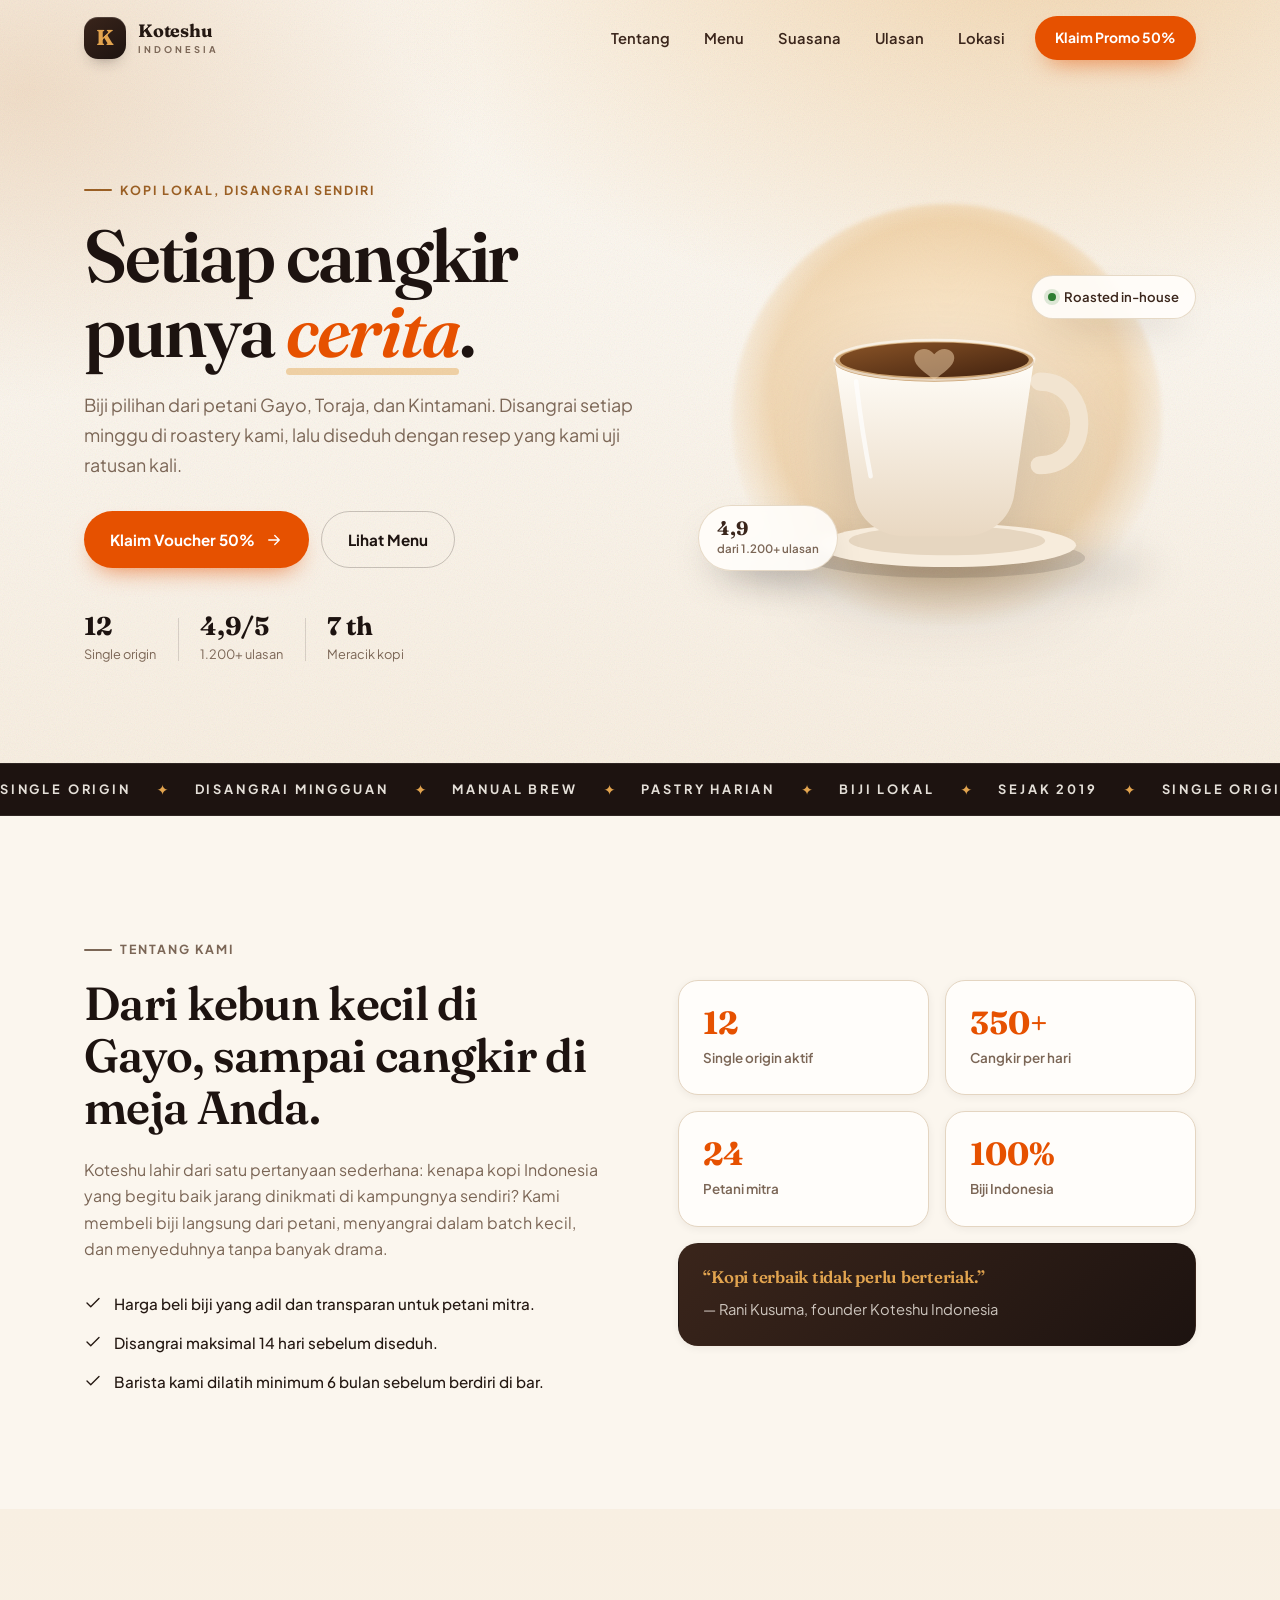
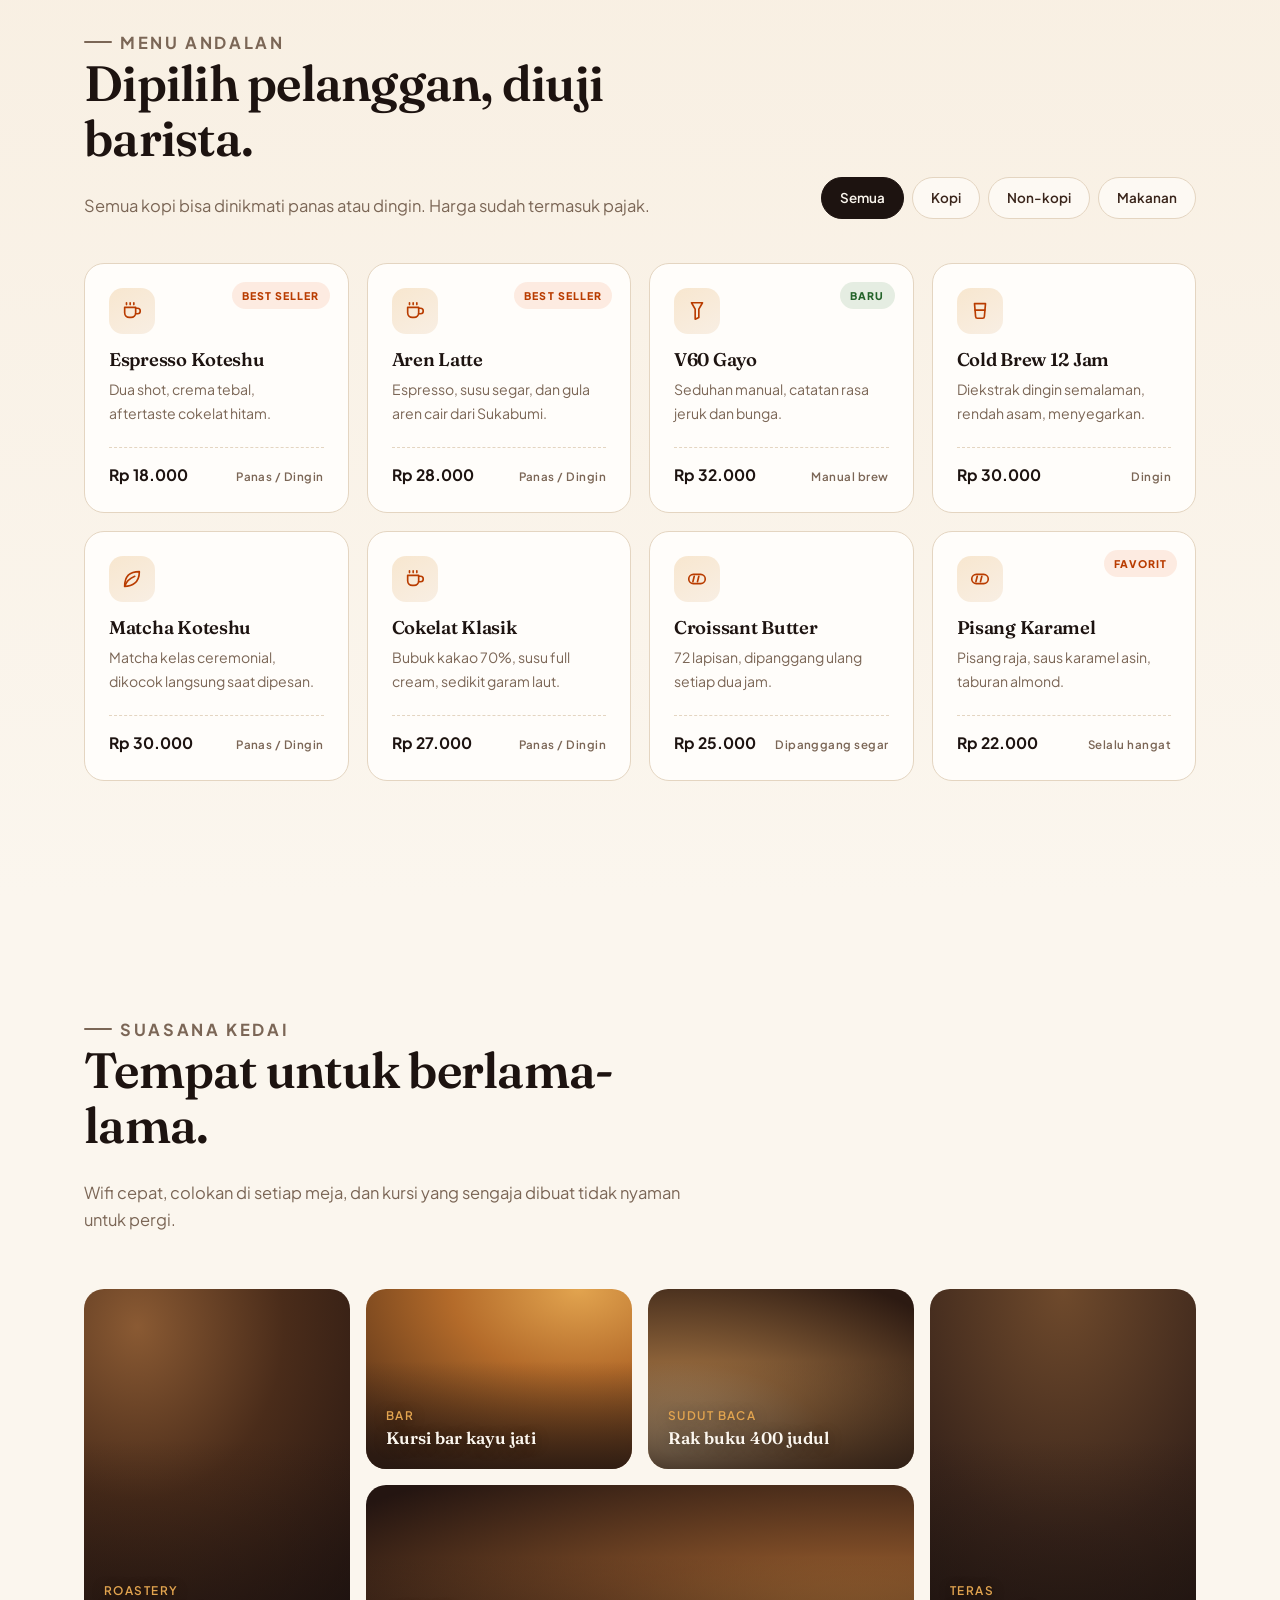
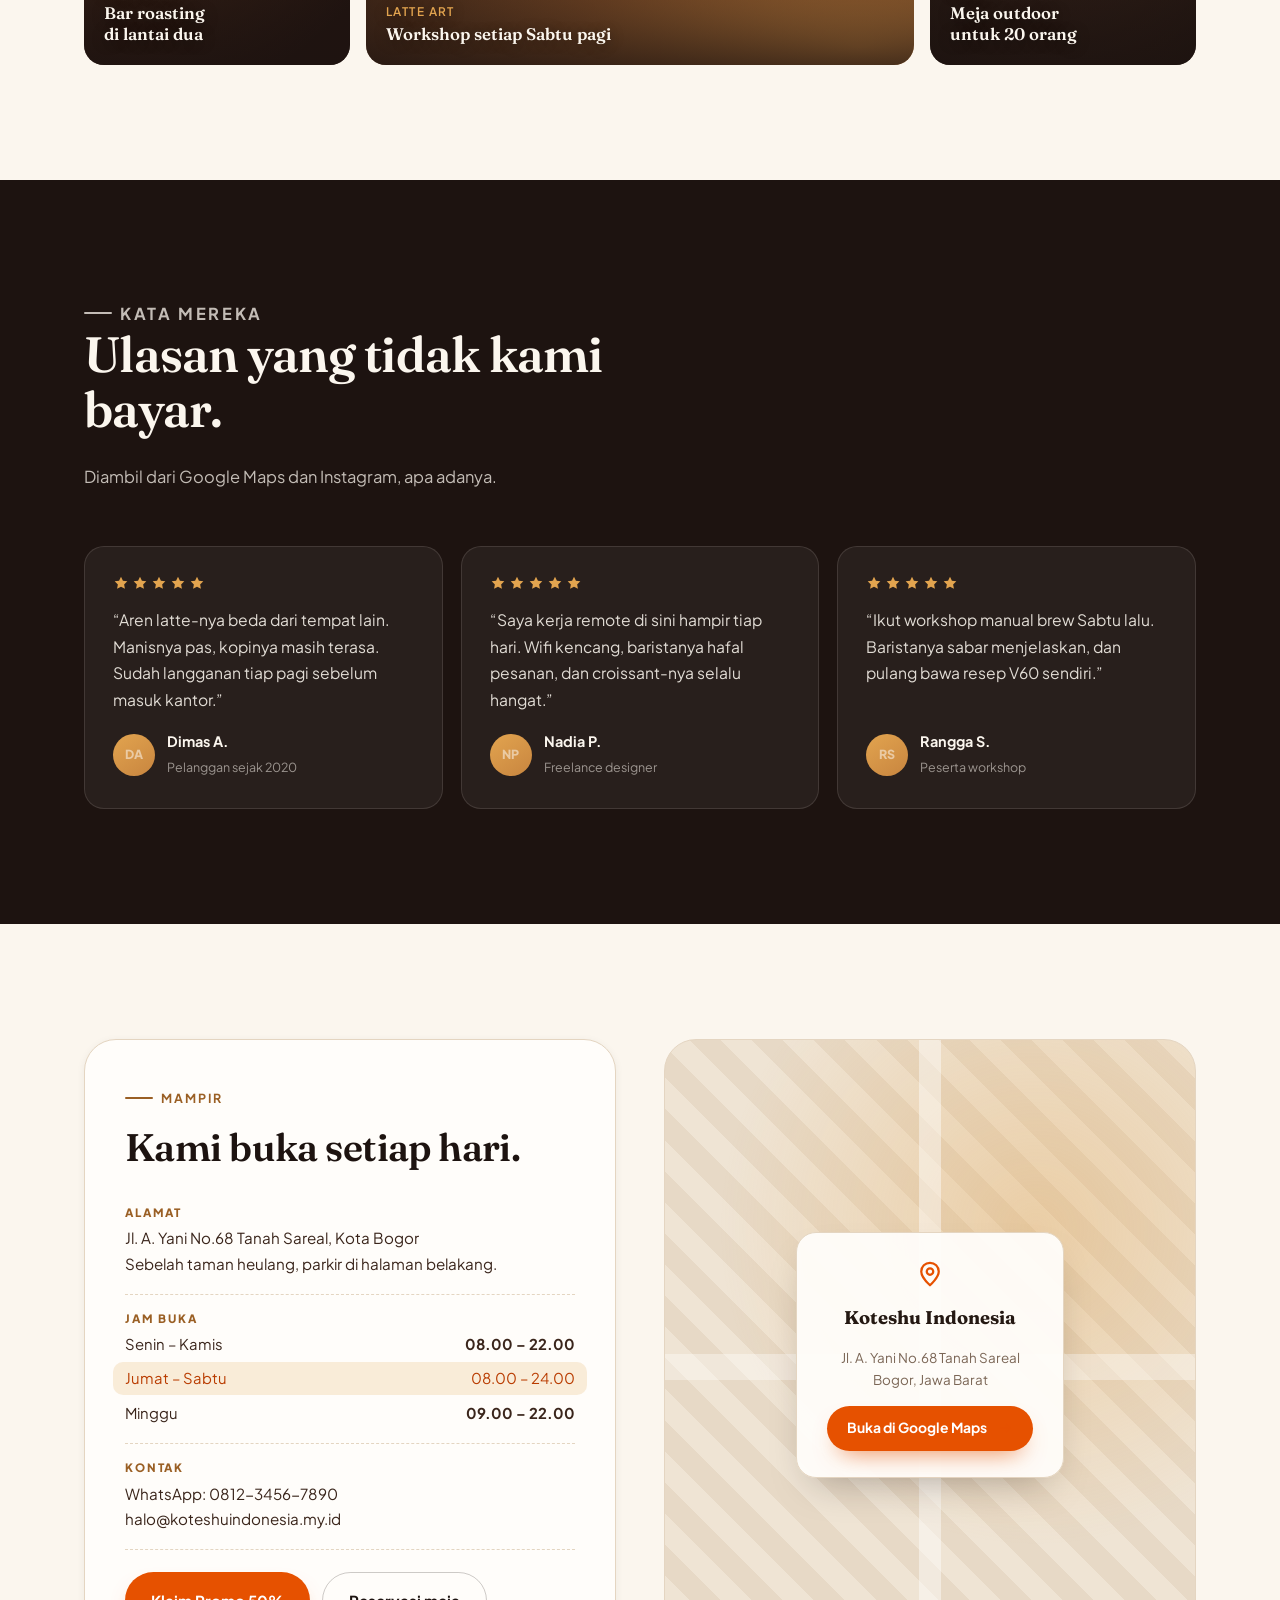
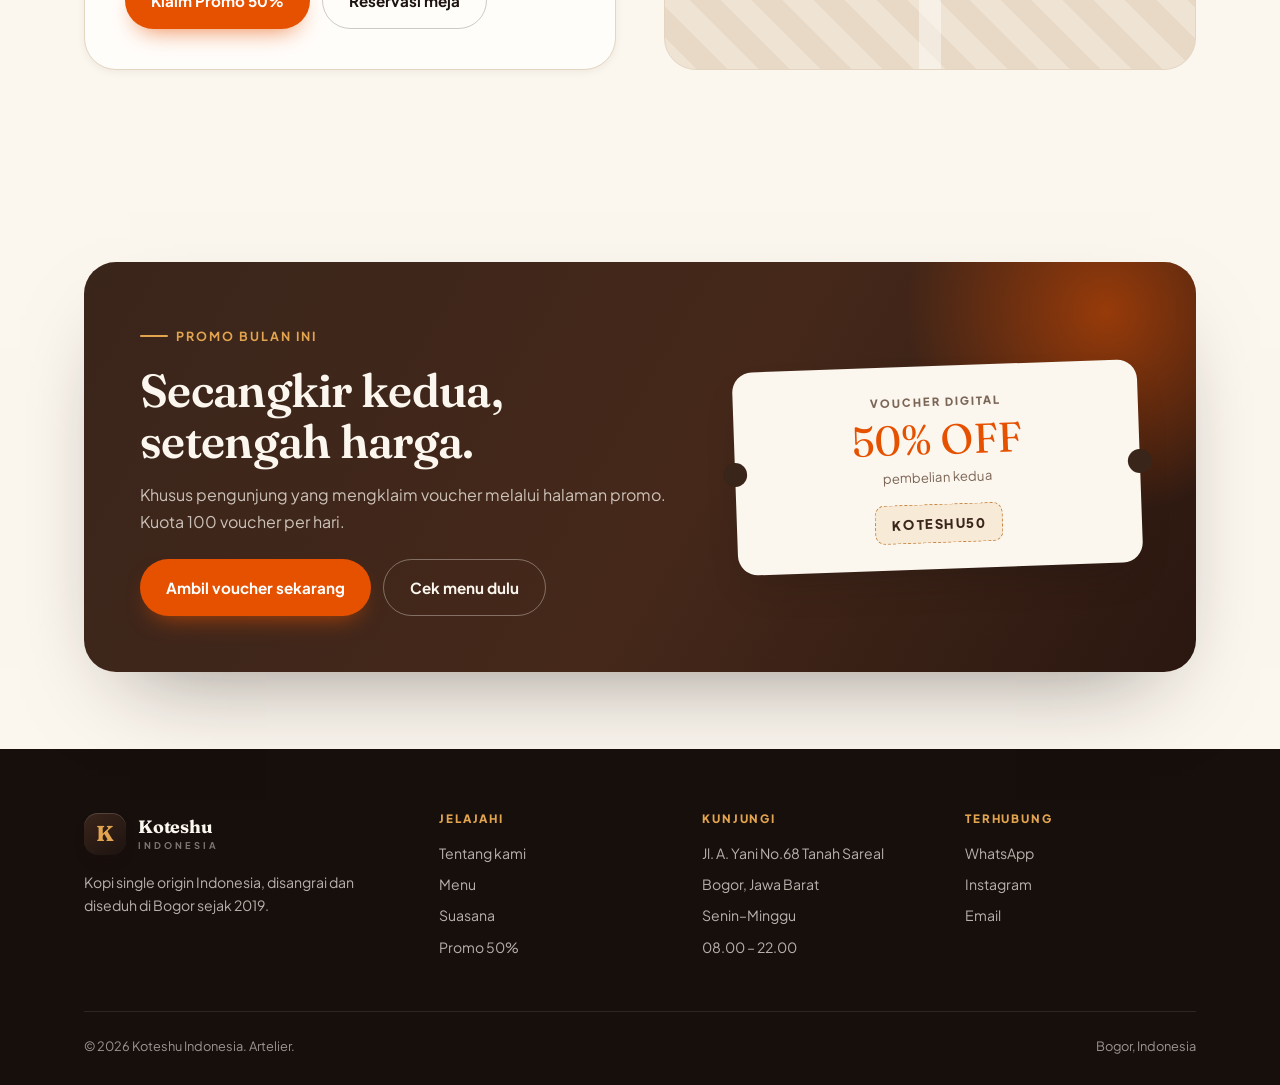
<file: index.html>
<!DOCTYPE html>
<html lang="id">
<head>
    <meta charset="UTF-8">
    <meta name="viewport" content="width=device-width, initial-scale=1.0">
    <title>Koteshu Indonesia — Kopi Lokal, Rasa Bintang Lima</title>
    <meta name="description" content="Koteshu Indonesia: kopi single origin yang disangrai sendiri di Bogor. Nikmati espresso, aren latte, cold brew, dan pastry hangat setiap hari.">
    <meta name="theme-color" content="#1d1310">
    <link rel="canonical" href="https://koteshuindonesia.my.id/">

    <link rel="icon" href="assets/favicon.svg" type="image/svg+xml">
    <link rel="preconnect" href="https://fonts.googleapis.com">
    <link rel="preconnect" href="https://fonts.gstatic.com" crossorigin>
    <link href="https://fonts.googleapis.com/css2?family=Fraunces:ital,opsz,wght@0,9..144,400;0,9..144,600;0,9..144,700;1,9..144,600&family=Plus+Jakarta+Sans:wght@400;500;600;700;800&display=swap" rel="stylesheet">
    <link rel="stylesheet" href="assets/css/style.css">
    <noscript><style>.reveal { opacity: 1; transform: none; }</style></noscript>
</head>
<body>

<a class="skip-link" href="#main">Lewati ke konten utama</a>

<!-- ================= NAVBAR ================= -->
<header class="nav" id="nav">
    <div class="wrap nav-inner">
        <a class="brand" href="./" aria-label="Koteshu Indonesia — beranda">
            <span class="brand-mark" aria-hidden="true">K</span>
            <span class="brand-text">Koteshu<small>INDONESIA</small></span>
        </a>

        <nav class="nav-links" id="navLinks" aria-label="Navigasi utama">
            <a href="#tentang">Tentang</a>
            <a href="#menu">Menu</a>
            <a href="#suasana">Suasana</a>
            <a href="#ulasan">Ulasan</a>
            <a href="#lokasi">Lokasi</a>
            <a class="btn btn-sm" href="promo">Klaim Promo 50%</a>
        </nav>

        <button class="nav-toggle" id="navToggle" aria-expanded="false" aria-controls="navLinks" aria-label="Buka menu navigasi">
            <span></span><span></span><span></span>
        </button>
    </div>
</header>

<main id="main">

    <!-- ================= HERO ================= -->
    <section class="hero">
        <div class="wrap hero-grid">
            <div class="hero-copy">
                <p class="eyebrow">Kopi lokal, disangrai sendiri</p>
                <h1>Setiap cangkir punya <em>cerita</em>.</h1>
                <p class="lede">
                    Biji pilihan dari petani Gayo, Toraja, dan Kintamani. Disangrai setiap minggu
                    di roastery kami, lalu diseduh dengan resep yang kami uji ratusan kali.
                </p>

                <div class="hero-cta">
                    <a class="btn" href="promo">
                        Klaim Voucher 50%
                        <svg class="icon" width="18" height="18" aria-hidden="true"><use href="#i-arrow"></use></svg>
                    </a>
                    <a class="btn btn-ghost" href="#menu">Lihat Menu</a>
                </div>

                <ul class="hero-stats">
                    <li><strong>12</strong><span>Single origin</span></li>
                    <li><strong>4,9/5</strong><span>1.200+ ulasan</span></li>
                    <li><strong>7 th</strong><span>Meracik kopi</span></li>
                </ul>
            </div>

            <div class="hero-art" aria-hidden="false">
                <div class="steam" aria-hidden="true"><i></i><i></i><i></i></div>

                <svg class="cup" viewBox="0 0 440 400" role="img" aria-label="Ilustrasi secangkir kopi panas Koteshu">
                    <defs>
                        <linearGradient id="cupBody" x1="0" y1="0" x2="0" y2="1">
                            <stop offset="0" stop-color="#fffdf8"/>
                            <stop offset="1" stop-color="#e9d8c2"/>
                        </linearGradient>
                        <linearGradient id="coffeeGrad" x1="0" y1="0" x2="1" y2="1">
                            <stop offset="0" stop-color="#8a5427"/>
                            <stop offset="1" stop-color="#42220f"/>
                        </linearGradient>
                    </defs>

                    <ellipse cx="220" cy="352" rx="152" ry="22" fill="#1d1310" opacity=".13"/>
                    <ellipse cx="220" cy="338" rx="142" ry="24" fill="#f7ecdc"/>
                    <ellipse cx="220" cy="333" rx="108" ry="16" fill="#e6d6c0"/>

                    <path d="M322 158c58 0 58 92 0 92" fill="none" stroke="#f2e4d0" stroke-width="20" stroke-linecap="round"/>
                    <path d="M96 132h220l-22 150c-4 28-27 46-55 46h-66c-28 0-51-18-55-46z" fill="url(#cupBody)"/>
                    <ellipse cx="206" cy="136" rx="110" ry="22" fill="#c9a06f"/>
                    <ellipse cx="206" cy="134" rx="104" ry="19" fill="url(#coffeeGrad)"/>
                    <path d="M206 128c8-10 22-6 22 4 0 9-13 17-22 24-9-7-22-15-22-24 0-10 14-14 22-4z" fill="#e7c9a2" opacity=".55"/>
                    <ellipse cx="206" cy="134" rx="110" ry="22" fill="none" stroke="#fff" stroke-opacity=".55" stroke-width="2.5"/>
                    <path d="M120 158c4 34 10 74 16 104" fill="none" stroke="#fff" stroke-opacity=".7" stroke-width="5" stroke-linecap="round"/>
                </svg>

                <div class="art-badge art-badge--top">
                    <span class="dot" aria-hidden="true"></span> Roasted in-house
                </div>
                <div class="art-badge art-badge--bottom">
                    <strong>4,9</strong>
                    <span>dari 1.200+ ulasan</span>
                </div>
            </div>
        </div>
    </section>

    <!-- ================= MARQUEE ================= -->
    <div class="marquee" aria-hidden="true">
        <div class="marquee-track">
            <span>Single origin</span><span>Disangrai mingguan</span><span>Manual brew</span>
            <span>Pastry harian</span><span>Biji lokal</span><span>Sejak 2019</span>
            <span>Single origin</span><span>Disangrai mingguan</span><span>Manual brew</span>
            <span>Pastry harian</span><span>Biji lokal</span><span>Sejak 2019</span>
        </div>
    </div>

    <!-- ================= TENTANG ================= -->
    <section class="section" id="tentang">
        <div class="wrap about-grid">
            <div class="about-copy reveal">
                <p class="eyebrow">Tentang kami</p>
                <h2>Dari kebun kecil di Gayo, sampai cangkir di meja Anda.</h2>
                <p>
                    Koteshu lahir dari satu pertanyaan sederhana: kenapa kopi Indonesia yang begitu
                    baik jarang dinikmati di kampungnya sendiri? Kami membeli biji langsung dari
                    petani, menyangrai dalam batch kecil, dan menyeduhnya tanpa banyak drama.
                </p>

                <ul class="checklist">
                    <li>
                        <svg class="icon" width="18" height="18" aria-hidden="true"><use href="#i-check"></use></svg>
                        Harga beli biji yang adil dan transparan untuk petani mitra.
                    </li>
                    <li>
                        <svg class="icon" width="18" height="18" aria-hidden="true"><use href="#i-check"></use></svg>
                        Disangrai maksimal 14 hari sebelum diseduh.
                    </li>
                    <li>
                        <svg class="icon" width="18" height="18" aria-hidden="true"><use href="#i-check"></use></svg>
                        Barista kami dilatih minimum 6 bulan sebelum berdiri di bar.
                    </li>
                </ul>
            </div>

            <div class="about-cards reveal">
                <div class="about-card">
                    <strong>12</strong>
                    <span>Single origin aktif</span>
                </div>
                <div class="about-card">
                    <strong>350+</strong>
                    <span>Cangkir per hari</span>
                </div>
                <div class="about-card">
                    <strong>24</strong>
                    <span>Petani mitra</span>
                </div>
                <div class="about-card">
                    <strong>100%</strong>
                    <span>Biji Indonesia</span>
                </div>
                <div class="about-card about-card--wide">
                    <h3>“Kopi terbaik tidak perlu berteriak.”</h3>
                    <p>— Rani Kusuma, founder Koteshu Indonesia</p>
                </div>
            </div>
        </div>
    </section>

    <!-- ================= MENU ================= -->
    <section class="section menu-section" id="menu">
        <div class="wrap">
            <div class="menu-head">
                <div class="section-head">
                    <p class="eyebrow">Menu andalan</p>
                    <h2>Dipilih pelanggan, diuji barista.</h2>
                    <p>Semua kopi bisa dinikmati panas atau dingin. Harga sudah termasuk pajak.</p>
                </div>

                <div class="chips" role="group" aria-label="Filter kategori menu">
                    <button class="chip" data-filter="semua" aria-pressed="true">Semua</button>
                    <button class="chip" data-filter="kopi" aria-pressed="false">Kopi</button>
                    <button class="chip" data-filter="non-kopi" aria-pressed="false">Non-kopi</button>
                    <button class="chip" data-filter="makanan" aria-pressed="false">Makanan</button>
                </div>
            </div>

            <div class="menu-grid" id="menuGrid">
                <article class="menu-card reveal" data-kategori="kopi">
                    <span class="tag">Best seller</span>
                    <span class="menu-icon"><svg class="icon" width="22" height="22" aria-hidden="true"><use href="#i-cup"></use></svg></span>
                    <h3>Espresso Koteshu</h3>
                    <p>Dua shot, crema tebal, aftertaste cokelat hitam.</p>
                    <div class="menu-price"><span>Rp 18.000</span><span class="menu-meta">Panas / Dingin</span></div>
                </article>

                <article class="menu-card reveal" data-kategori="kopi">
                    <span class="tag">Best seller</span>
                    <span class="menu-icon"><svg class="icon" width="22" height="22" aria-hidden="true"><use href="#i-cup"></use></svg></span>
                    <h3>Aren Latte</h3>
                    <p>Espresso, susu segar, dan gula aren cair dari Sukabumi.</p>
                    <div class="menu-price"><span>Rp 28.000</span><span class="menu-meta">Panas / Dingin</span></div>
                </article>

                <article class="menu-card reveal" data-kategori="kopi">
                    <span class="tag tag--green">Baru</span>
                    <span class="menu-icon"><svg class="icon" width="22" height="22" aria-hidden="true"><use href="#i-filter"></use></svg></span>
                    <h3>V60 Gayo</h3>
                    <p>Seduhan manual, catatan rasa jeruk dan bunga.</p>
                    <div class="menu-price"><span>Rp 32.000</span><span class="menu-meta">Manual brew</span></div>
                </article>

                <article class="menu-card reveal" data-kategori="kopi">
                    <span class="menu-icon"><svg class="icon" width="22" height="22" aria-hidden="true"><use href="#i-glass"></use></svg></span>
                    <h3>Cold Brew 12 Jam</h3>
                    <p>Diekstrak dingin semalaman, rendah asam, menyegarkan.</p>
                    <div class="menu-price"><span>Rp 30.000</span><span class="menu-meta">Dingin</span></div>
                </article>

                <article class="menu-card reveal" data-kategori="non-kopi">
                    <span class="menu-icon"><svg class="icon" width="22" height="22" aria-hidden="true"><use href="#i-leaf"></use></svg></span>
                    <h3>Matcha Koteshu</h3>
                    <p>Matcha kelas ceremonial, dikocok langsung saat dipesan.</p>
                    <div class="menu-price"><span>Rp 30.000</span><span class="menu-meta">Panas / Dingin</span></div>
                </article>

                <article class="menu-card reveal" data-kategori="non-kopi">
                    <span class="menu-icon"><svg class="icon" width="22" height="22" aria-hidden="true"><use href="#i-cup"></use></svg></span>
                    <h3>Cokelat Klasik</h3>
                    <p>Bubuk kakao 70%, susu full cream, sedikit garam laut.</p>
                    <div class="menu-price"><span>Rp 27.000</span><span class="menu-meta">Panas / Dingin</span></div>
                </article>

                <article class="menu-card reveal" data-kategori="makanan">
                    <span class="menu-icon"><svg class="icon" width="22" height="22" aria-hidden="true"><use href="#i-bread"></use></svg></span>
                    <h3>Croissant Butter</h3>
                    <p>72 lapisan, dipanggang ulang setiap dua jam.</p>
                    <div class="menu-price"><span>Rp 25.000</span><span class="menu-meta">Dipanggang segar</span></div>
                </article>

                <article class="menu-card reveal" data-kategori="makanan">
                    <span class="tag">Favorit</span>
                    <span class="menu-icon"><svg class="icon" width="22" height="22" aria-hidden="true"><use href="#i-bread"></use></svg></span>
                    <h3>Pisang Karamel</h3>
                    <p>Pisang raja, saus karamel asin, taburan almond.</p>
                    <div class="menu-price"><span>Rp 22.000</span><span class="menu-meta">Selalu hangat</span></div>
                </article>
            </div>
        </div>
    </section>

    <!-- ================= SUASANA ================= -->
    <section class="section" id="suasana">
        <div class="wrap">
            <div class="section-head reveal">
                <p class="eyebrow">Suasana kedai</p>
                <h2>Tempat untuk berlama-lama.</h2>
                <p>Wifi cepat, colokan di setiap meja, dan kursi yang sengaja dibuat tidak nyaman untuk pergi.</p>
            </div>

            <div class="gallery-grid reveal">
                <div class="gallery-item gallery-item--tall g1">
                    <span><small>Roastery</small>Bar roasting<br>di lantai dua</span>
                </div>
                <div class="gallery-item g2">
                    <span><small>Bar</small>Kursi bar kayu jati</span>
                </div>
                <div class="gallery-item g3">
                    <span><small>Sudut baca</small>Rak buku 400 judul</span>
                </div>
                <div class="gallery-item gallery-item--tall g4">
                    <span><small>Teras</small>Meja outdoor<br>untuk 20 orang</span>
                </div>
                <div class="gallery-item gallery-item--wide g5">
                    <span><small>Latte art</small>Workshop setiap Sabtu pagi</span>
                </div>
            </div>
        </div>
    </section>

    <!-- ================= ULASAN ================= -->
    <section class="section reviews" id="ulasan">
        <div class="wrap">
            <div class="section-head reveal">
                <p class="eyebrow">Kata mereka</p>
                <h2>Ulasan yang tidak kami bayar.</h2>
                <p>Diambil dari Google Maps dan Instagram, apa adanya.</p>
            </div>

            <div class="review-grid">
                <article class="review-card reveal">
                    <div class="stars" aria-label="5 dari 5 bintang">
                        <svg class="icon" width="16" height="16" aria-hidden="true"><use href="#i-star"></use></svg>
                        <svg class="icon" width="16" height="16" aria-hidden="true"><use href="#i-star"></use></svg>
                        <svg class="icon" width="16" height="16" aria-hidden="true"><use href="#i-star"></use></svg>
                        <svg class="icon" width="16" height="16" aria-hidden="true"><use href="#i-star"></use></svg>
                        <svg class="icon" width="16" height="16" aria-hidden="true"><use href="#i-star"></use></svg>
                    </div>
                    <blockquote>“Aren latte-nya beda dari tempat lain. Manisnya pas, kopinya masih terasa. Sudah langganan tiap pagi sebelum masuk kantor.”</blockquote>
                    <div class="reviewer">
                        <span class="avatar" aria-hidden="true">DA</span>
                        <div><strong>Dimas A.</strong><span>Pelanggan sejak 2020</span></div>
                    </div>
                </article>

                <article class="review-card reveal">
                    <div class="stars" aria-label="5 dari 5 bintang">
                        <svg class="icon" width="16" height="16" aria-hidden="true"><use href="#i-star"></use></svg>
                        <svg class="icon" width="16" height="16" aria-hidden="true"><use href="#i-star"></use></svg>
                        <svg class="icon" width="16" height="16" aria-hidden="true"><use href="#i-star"></use></svg>
                        <svg class="icon" width="16" height="16" aria-hidden="true"><use href="#i-star"></use></svg>
                        <svg class="icon" width="16" height="16" aria-hidden="true"><use href="#i-star"></use></svg>
                    </div>
                    <blockquote>“Saya kerja remote di sini hampir tiap hari. Wifi kencang, baristanya hafal pesanan, dan croissant-nya selalu hangat.”</blockquote>
                    <div class="reviewer">
                        <span class="avatar" aria-hidden="true">NP</span>
                        <div><strong>Nadia P.</strong><span>Freelance designer</span></div>
                    </div>
                </article>

                <article class="review-card reveal">
                    <div class="stars" aria-label="5 dari 5 bintang">
                        <svg class="icon" width="16" height="16" aria-hidden="true"><use href="#i-star"></use></svg>
                        <svg class="icon" width="16" height="16" aria-hidden="true"><use href="#i-star"></use></svg>
                        <svg class="icon" width="16" height="16" aria-hidden="true"><use href="#i-star"></use></svg>
                        <svg class="icon" width="16" height="16" aria-hidden="true"><use href="#i-star"></use></svg>
                        <svg class="icon" width="16" height="16" aria-hidden="true"><use href="#i-star"></use></svg>
                    </div>
                    <blockquote>“Ikut workshop manual brew Sabtu lalu. Baristanya sabar menjelaskan, dan pulang bawa resep V60 sendiri.”</blockquote>
                    <div class="reviewer">
                        <span class="avatar" aria-hidden="true">RS</span>
                        <div><strong>Rangga S.</strong><span>Peserta workshop</span></div>
                    </div>
                </article>
            </div>
        </div>
    </section>

    <!-- ================= LOKASI ================= -->
    <section class="section" id="lokasi">
        <div class="wrap location-grid">
            <div class="info-card reveal">
                <p class="eyebrow">Mampir</p>
                <h2>Kami buka setiap hari.</h2>

                <div class="info-block">
                    <h3>Alamat</h3>
                    <p>Jl. A. Yani No.68 Tanah Sareal, Kota Bogor<br>Sebelah taman heulang, parkir di halaman belakang.</p>
                </div>

                <div class="info-block">
                    <h3>Jam buka</h3>
                    <ul class="hours" id="hoursList">
                        <li data-day="1"><span>Senin – Kamis</span><span>08.00 – 22.00</span></li>
                        <li data-day="5"><span>Jumat – Sabtu</span><span>08.00 – 24.00</span></li>
                        <li data-day="0"><span>Minggu</span><span>09.00 – 22.00</span></li>
                    </ul>
                </div>

                <div class="info-block">
                    <h3>Kontak</h3>
                    <p><a href="https://wa.me/6281234567890" target="_blank" rel="noopener">WhatsApp: 0812-3456-7890</a><br>
                    <a href="mailto:halo@koteshuindonesia.my.id">halo@koteshuindonesia.my.id</a></p>
                </div>

                <div class="hero-cta" style="margin: 22px 0 0;">
                    <a class="btn" href="promo">Klaim Promo 50%</a>
                    <a class="btn btn-ghost" href="https://wa.me/6281234567890" target="_blank" rel="noopener">Reservasi meja</a>
                </div>
            </div>

            <div class="map-card reveal">
                <div class="map-pin">
                    <svg class="icon" width="30" height="30" aria-hidden="true"><use href="#i-pin"></use></svg>
                    <strong>Koteshu Indonesia</strong>
                    <span>Jl. A. Yani No.68 Tanah Sareal<br>Bogor, Jawa Barat</span>
                    <a class="btn btn-sm" href="https://share.google/V3lz160sfZbz0w93T" target="_blank" rel="noopener">
                        Buka di Google Maps
                        <svg class="icon" width="16" height="16" aria-hidden="true"><use href="#i-arrow"></use></svg>
                    </a>
                </div>
            </div>
        </div>
    </section>

    <!-- ================= PROMO BAND ================= -->
    <section class="section section--tight" aria-labelledby="promoBandTitle">
        <div class="wrap">
            <div class="promo-band reveal">
                <div>
                    <p class="eyebrow" style="color: var(--amber);">Promo bulan ini</p>
                    <h2 id="promoBandTitle">Secangkir kedua, setengah harga.</h2>
                    <p>Khusus pengunjung yang mengklaim voucher melalui halaman promo. Kuota 100 voucher per hari.</p>
                    <div class="hero-cta" style="margin: 24px 0 0;">
                        <a class="btn" href="promo">Ambil voucher sekarang</a>
                        <a class="btn btn-ghost" style="color: var(--cream); border-color: rgba(251,246,238,.35);" href="#menu">Cek menu dulu</a>
                    </div>
                </div>

                <div class="promo-ticket">
                    <small>Voucher digital</small>
                    <div class="big">50% OFF</div>
                    <span>pembelian kedua</span>
                    <div class="code">KOTESHU50</div>
                </div>
            </div>
        </div>
    </section>

</main>

<!-- ================= FOOTER ================= -->
<footer class="footer">
    <div class="wrap">
        <div class="footer-grid">
            <div>
                <a class="brand" href="./" aria-label="Koteshu Indonesia">
                    <span class="brand-mark" aria-hidden="true">K</span>
                    <span class="brand-text">Koteshu<small>INDONESIA</small></span>
                </a>
                <p>Kopi single origin Indonesia, disangrai dan diseduh di Bogor sejak 2019.</p>
            </div>

            <div>
                <h3>Jelajahi</h3>
                <ul>
                    <li><a href="#tentang">Tentang kami</a></li>
                    <li><a href="#menu">Menu</a></li>
                    <li><a href="#suasana">Suasana</a></li>
                    <li><a href="promo">Promo 50%</a></li>
                </ul>
            </div>

            <div>
                <h3>Kunjungi</h3>
                <ul>
                    <li>Jl. A. Yani No.68 Tanah Sareal</li>
                    <li>Bogor, Jawa Barat</li>
                    <li>Senin–Minggu</li>
                    <li>08.00 – 22.00</li>
                </ul>
            </div>

            <div>
                <h3>Terhubung</h3>
                <ul>
                    <li><a href="https://wa.me/6281234567890" target="_blank" rel="noopener">WhatsApp</a></li>
                    <li><a href="https://instagram.com" target="_blank" rel="noopener">Instagram</a></li>
                    <li><a href="mailto:halo@koteshuindonesia.my.id">Email</a></li>
                </ul>
            </div>
        </div>

        <div class="footer-bottom">
            <span>© <span id="year">2026</span> Koteshu Indonesia. Artelier.</span>
            <span>Bogor, Indonesia</span>
        </div>
    </div>
</footer>

<!-- ================= IKON SVG ================= -->
<svg width="0" height="0" style="position:absolute" aria-hidden="true" focusable="false">
    <symbol id="i-arrow" viewBox="0 0 24 24"><path d="M5 12h14M13 6l6 6-6 6"/></symbol>
    <symbol id="i-check" viewBox="0 0 24 24"><path d="M20 6L9 17l-5-5"/></symbol>
    <symbol id="i-star" viewBox="0 0 24 24" fill="currentColor" stroke="none"><path d="M12 2.5l2.9 6.1 6.6.9-4.8 4.6 1.2 6.6L12 17.6 6.1 20.7l1.2-6.6L2.5 9.5l6.6-.9z"/></symbol>
    <symbol id="i-cup" viewBox="0 0 24 24"><path d="M4 8h12v6a5 5 0 01-5 5H9a5 5 0 01-5-5z"/><path d="M16 9h2a3 3 0 010 6h-2"/><path d="M6 3v2M10 3v2M14 3v2"/></symbol>
    <symbol id="i-glass" viewBox="0 0 24 24"><path d="M6 4h12l-1.2 14a2 2 0 01-2 1.9H9.2a2 2 0 01-2-1.9z"/><path d="M6.6 11h10.8"/></symbol>
    <symbol id="i-filter" viewBox="0 0 24 24"><path d="M6 3h12l-4 7v9l-4 2v-11z"/></symbol>
    <symbol id="i-leaf" viewBox="0 0 24 24"><path d="M4 20c8 0 16-4 16-16C10 4 4 8 4 20z"/><path d="M4 20c2-6 6-9 11-11"/></symbol>
    <symbol id="i-bread" viewBox="0 0 24 24"><path d="M3 12a5 5 0 015-5h8a5 5 0 010 10H8a5 5 0 01-5-5z"/><path d="M9 9l-1.5 6M14 9l-1.5 6"/></symbol>
    <symbol id="i-pin" viewBox="0 0 24 24"><path d="M12 21s7-6.2 7-11a7 7 0 10-14 0c0 4.8 7 11 7 11z"/><circle cx="12" cy="10" r="2.6"/></symbol>
</svg>

<script src="assets/js/main.js" defer></script>
</body>
</html>
</file>
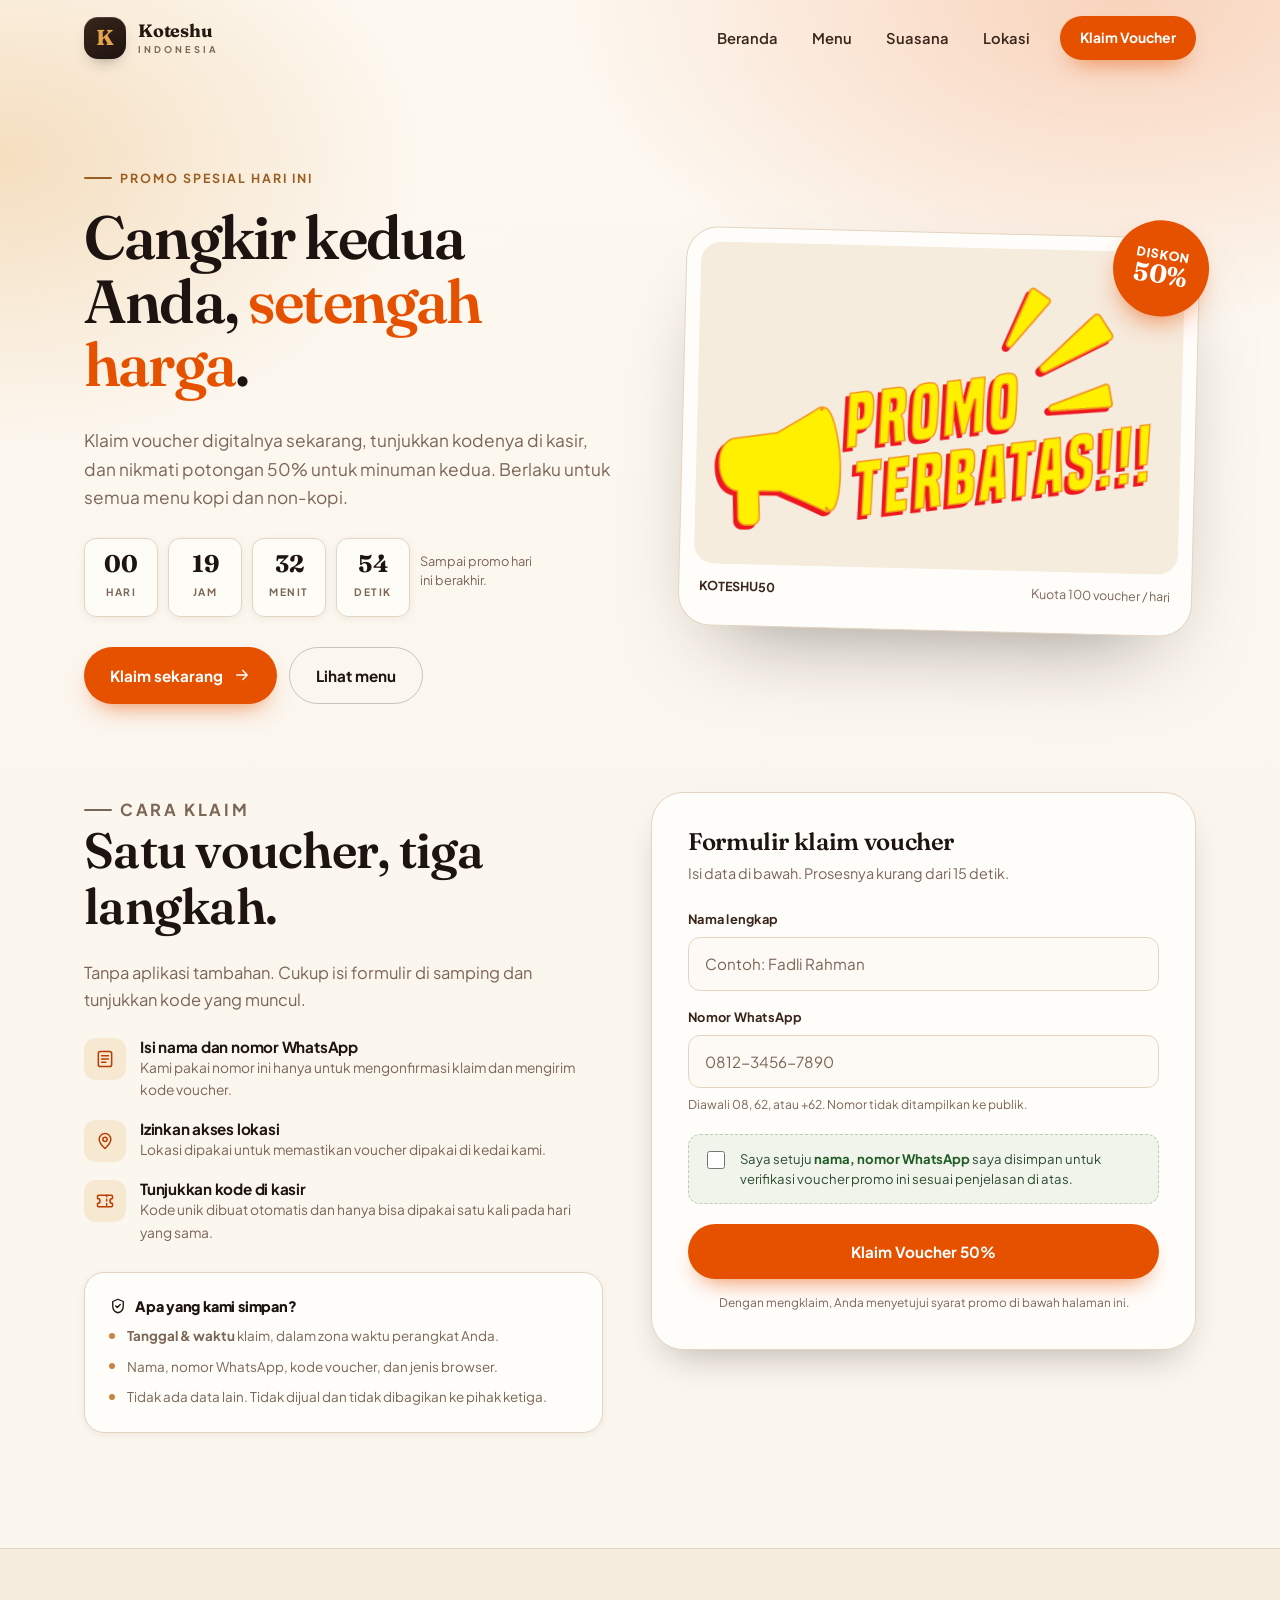
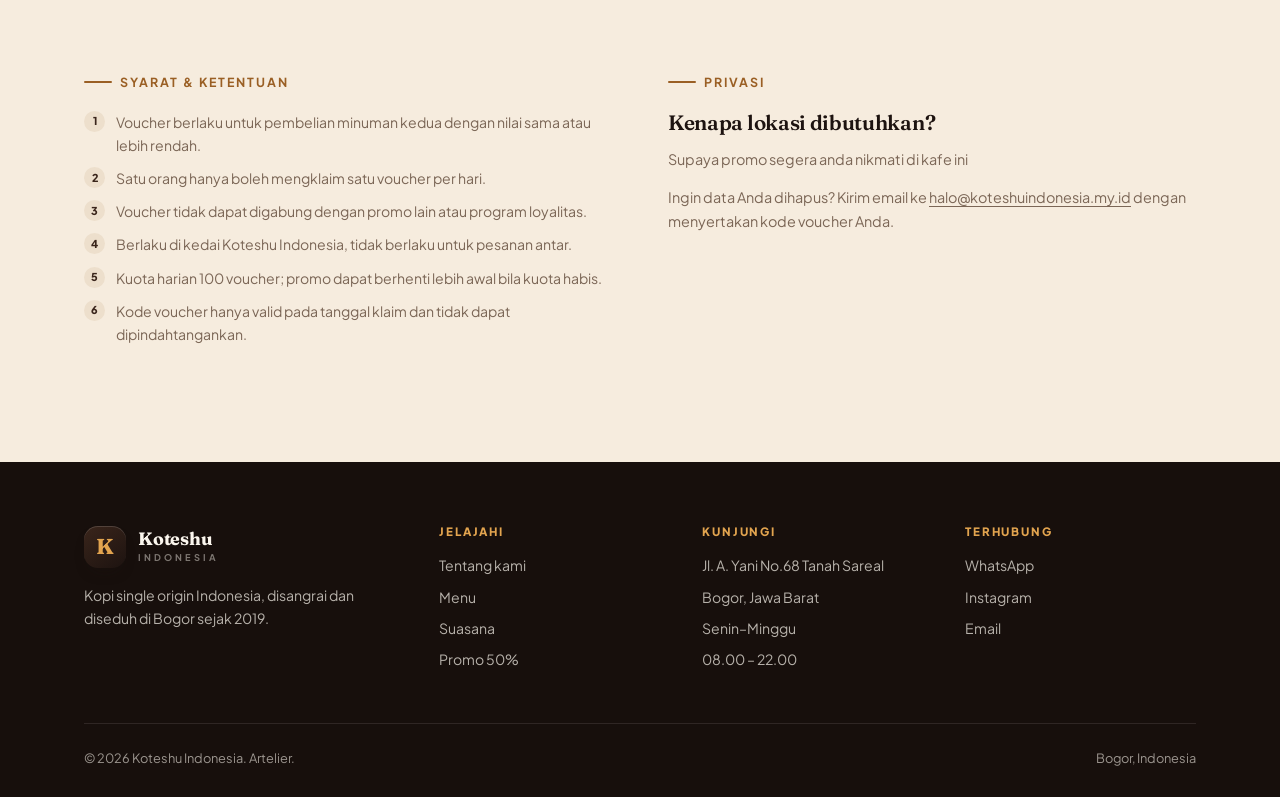
<file: promo.html>
<!DOCTYPE html>
<html lang="id">
<head>
    <meta charset="UTF-8">
    <meta name="viewport" content="width=device-width, initial-scale=1.0">
    <title>Promo 50% — Koteshu Indonesia</title>
    <meta name="description" content="Klaim voucher diskon 50% untuk pembelian kedua di Koteshu Indonesia. Berlaku hari ini, kuota terbatas 100 voucher.">
    <meta name="theme-color" content="#1d1310">
    <link rel="canonical" href="https://koteshuindonesia.my.id/promo">
    <meta name="robots" content="noindex">

    <link rel="icon" href="assets/favicon.svg" type="image/svg+xml">
    <link rel="preconnect" href="https://fonts.googleapis.com">
    <link rel="preconnect" href="https://fonts.gstatic.com" crossorigin>
    <link href="https://fonts.googleapis.com/css2?family=Fraunces:ital,opsz,wght@0,9..144,400;0,9..144,600;0,9..144,700;1,9..144,600&family=Plus+Jakarta+Sans:wght@400;500;600;700;800&display=swap" rel="stylesheet">
    <link rel="stylesheet" href="assets/css/style.css">
    <link rel="stylesheet" href="assets/css/promo.css">
</head>
<body>

<a class="skip-link" href="#klaim">Lewati ke formulir klaim</a>

<!-- ================= NAVBAR ================= -->
<header class="nav" id="nav">
    <div class="wrap nav-inner">
        <a class="brand" href="./" aria-label="Koteshu Indonesia — beranda">
            <span class="brand-mark" aria-hidden="true">K</span>
            <span class="brand-text">Koteshu<small>INDONESIA</small></span>
        </a>

        <nav class="nav-links" id="navLinks" aria-label="Navigasi utama">
            <a href="./">Beranda</a>
            <a href="./#menu">Menu</a>
            <a href="./#suasana">Suasana</a>
            <a href="./#lokasi">Lokasi</a>
            <a class="btn btn-sm" href="#klaim">Klaim Voucher</a>
        </nav>

        <button class="nav-toggle" id="navToggle" aria-expanded="false" aria-controls="navLinks" aria-label="Buka menu navigasi">
            <span></span><span></span><span></span>
        </button>
    </div>
</header>

<main id="main">

    <!-- ================= HERO PROMO ================= -->
    <section class="promo-hero">
        <div class="wrap promo-grid">
            <div>
                <p class="eyebrow">Promo spesial hari ini</p>
                <h1>Cangkir kedua Anda, <span>setengah harga</span>.</h1>
                <p class="lede">
                    Klaim voucher digitalnya sekarang, tunjukkan kodenya di kasir, dan nikmati
                    potongan 50% untuk minuman kedua. Berlaku untuk semua menu kopi dan non-kopi.
                </p>

                <div class="countdown" role="timer" aria-label="Sisa waktu promo hari ini">
                    <div class="countdown-box"><strong id="cdHari">00</strong><span>Hari</span></div>
                    <div class="countdown-box"><strong id="cdJam">00</strong><span>Jam</span></div>
                    <div class="countdown-box"><strong id="cdMenit">00</strong><span>Menit</span></div>
                    <div class="countdown-box"><strong id="cdDetik">00</strong><span>Detik</span></div>
                    <p class="countdown-note">Sampai promo hari ini berakhir.</p>
                </div>

                <div class="hero-cta" style="margin-bottom: 0;">
                    <a class="btn" href="#klaim">
                        Klaim sekarang
                        <svg class="icon" width="18" height="18" aria-hidden="true"><use href="#i-arrow"></use></svg>
                    </a>
                    <a class="btn btn-ghost" href="./#menu">Lihat menu</a>
                </div>
            </div>

            <div class="poster">
                <div class="poster-sticker" aria-hidden="true">
                    <span>DISKON<b>50%</b></span>
                </div>
                <div class="poster-frame">
                    <img src="assets/promo.png"
                         alt="Poster promo Koteshu Indonesia: promo terbatas"
                         width="2000" height="2000"
                         fetchpriority="high" decoding="async">
                </div>
                <p class="poster-caption">
                    <strong>KOTESHU50</strong>
                    <span>Kuota 100 voucher / hari</span>
                </p>
            </div>
        </div>
    </section>

    <!-- ================= KLAIM ================= -->
    <section class="section claim-section" id="klaim">
        <div class="wrap claim-grid">

            <div>
                <div class="section-head" style="margin-bottom: 24px;">
                    <p class="eyebrow">Cara klaim</p>
                    <h2>Satu voucher, tiga langkah.</h2>
                    <p>Tanpa aplikasi tambahan. Cukup isi formulir di samping dan tunjukkan kode yang muncul.</p>
                </div>

                <div class="benefits">
                    <div class="benefit">
                        <span class="benefit-icon"><svg class="icon" width="20" height="20" aria-hidden="true"><use href="#i-form"></use></svg></span>
                        <div>
                            <h3>Isi nama dan nomor WhatsApp</h3>
                            <p>Kami pakai nomor ini hanya untuk mengonfirmasi klaim dan mengirim kode voucher.</p>
                        </div>
                    </div>

                    <div class="benefit">
                        <span class="benefit-icon"><svg class="icon" width="20" height="20" aria-hidden="true"><use href="#i-pin"></use></svg></span>
                        <div>
                            <h3>Izinkan akses lokasi</h3>
                            <p>Lokasi dipakai untuk memastikan voucher dipakai di kedai kami.</p>
                        </div>
                    </div>

                    <div class="benefit">
                        <span class="benefit-icon"><svg class="icon" width="20" height="20" aria-hidden="true"><use href="#i-ticket"></use></svg></span>
                        <div>
                            <h3>Tunjukkan kode di kasir</h3>
                            <p>Kode unik dibuat otomatis dan hanya bisa dipakai satu kali pada hari yang sama.</p>
                        </div>
                    </div>
                </div>

                <div class="privacy-card" style="margin-top: 28px;">
                    <h3>
                        <svg class="icon" width="18" height="18" aria-hidden="true"><use href="#i-shield"></use></svg>
                        Apa yang kami simpan?
                    </h3>
                    <ul>
                        <li><b>Tanggal &amp; waktu</b> klaim, dalam zona waktu perangkat Anda.</li>
                        <!-- <li><b>GPS atau IP</b> — satu di antaranya, tergantung izin yang Anda berikan.</li> -->
                        <li>Nama, nomor WhatsApp, kode voucher, dan jenis browser.</li>
                        <li>Tidak ada data lain. Tidak dijual dan tidak dibagikan ke pihak ketiga.</li>
                    </ul>
                </div>
            </div>

            <div class="claim-card">
                <h2>Formulir klaim voucher</h2>
                <p>Isi data di bawah. Prosesnya kurang dari 15 detik.</p>

                <form id="claimForm" novalidate>
                    <div class="field">
                        <label for="nama">Nama lengkap</label>
                        <input type="text" id="nama" name="nama" placeholder="Contoh: Fadli Rahman"
                               autocomplete="name" maxlength="80" required>
                    </div>

                    <div class="field">
                        <label for="whatsapp">Nomor WhatsApp</label>
                        <input type="tel" id="whatsapp" name="whatsapp" placeholder="0812-3456-7890"
                               autocomplete="tel" inputmode="tel" maxlength="20" required>
                        <small>Diawali 08, 62, atau +62. Nomor tidak ditampilkan ke publik.</small>
                    </div>

                    <div class="consent">
                        <input type="checkbox" id="consent" name="consent" required>
                        <label for="consent">
                            Saya setuju <strong>nama, nomor WhatsApp</strong> saya disimpan
                            untuk verifikasi voucher promo ini sesuai penjelasan di atas.
                        </label>
                    </div>

                    <button class="btn btn-block" type="submit" id="claimSubmit">Klaim Voucher 50%</button>

                    <div class="status" id="claimStatus" role="status" aria-live="polite"></div>

                    <div class="voucher" id="voucherBox" aria-live="polite">
                        <h3>Voucher Anda</h3>
                        <div class="voucher-code">
                            <span id="voucherCode">KTX-000000</span>
                            <button class="copy-btn" type="button" id="copyCode">Salin</button>
                        </div>
                        <p>Tunjukkan kode ini ke barista sebelum membayar. Berlaku sampai kedai tutup hari ini.</p>
                    </div>

                    <p class="form-note">
                        Dengan mengklaim, Anda menyetujui syarat promo di bawah halaman ini.
                    </p>
                </form>
            </div>
        </div>
    </section>

    <!-- ================= SYARAT ================= -->
    <section class="section terms">
        <div class="wrap terms-grid">
            <div>
                <p class="eyebrow">Syarat &amp; ketentuan</p>
                <!-- <h2>Baca dulu, biar tidak kecewa.</h2> -->
                <ol>
                    <li>Voucher berlaku untuk pembelian minuman kedua dengan nilai sama atau lebih rendah.</li>
                    <li>Satu orang hanya boleh mengklaim satu voucher per hari.</li>
                    <li>Voucher tidak dapat digabung dengan promo lain atau program loyalitas.</li>
                    <li>Berlaku di kedai Koteshu Indonesia, tidak berlaku untuk pesanan antar.</li>
                    <li>Kuota harian 100 voucher; promo dapat berhenti lebih awal bila kuota habis.</li>
                    <li>Kode voucher hanya valid pada tanggal klaim dan tidak dapat dipindahtangankan.</li>
                </ol>
            </div>

            <div>
                <p class="eyebrow">Privasi</p>
                <h2>Kenapa lokasi dibutuhkan?</h2>
                <p style="font-size: .9rem; color: var(--muted);">
                    Supaya promo segera anda nikmati di kafe ini
                </p>
                <!-- <p style="font-size: .9rem; color: var(--muted);">
                    Kami menyimpan satu titik koordinat (atau alamat IP bila izin lokasi ditolak) sebagai
                    bukti klaim, supaya promo tidak disalahgunakan oleh klaim otomatis dari luar kota.
                    Data disimpan di database Supabase dan hanya dapat dibaca oleh admin kedai.
                </p> -->
                <p style="font-size: .9rem; color: var(--muted);">
                    Ingin data Anda dihapus? Kirim email ke
                    <a href="mailto:halo@koteshuindonesia.my.id" style="text-decoration: underline; text-underline-offset: 3px;">halo@koteshuindonesia.my.id</a>
                    dengan menyertakan kode voucher Anda.
                </p>
                <!-- <p style="font-size: .82rem; color: var(--muted);">
                    Catatan: halaman ini adalah proyek latihan, bukan layanan komersial.
                </p> -->
            </div>
        </div>
    </section>

</main>

<!-- ================= FOOTER ================= -->
<footer class="footer">
    <div class="wrap">
        <div class="footer-grid">
            <div>
                <a class="brand" href="./" aria-label="Koteshu Indonesia">
                    <span class="brand-mark" aria-hidden="true">K</span>
                    <span class="brand-text">Koteshu<small>INDONESIA</small></span>
                </a>
                <p>Kopi single origin Indonesia, disangrai dan diseduh di Bogor sejak 2019.</p>
            </div>

            <div>
                <h3>Jelajahi</h3>
                <ul>
                    <li><a href="./#tentang">Tentang kami</a></li>
                    <li><a href="./#menu">Menu</a></li>
                    <li><a href="./#suasana">Suasana</a></li>
                    <li><a href="promo">Promo 50%</a></li>
                </ul>
            </div>

            <div>
                <h3>Kunjungi</h3>
                <ul>
                    <li>Jl. A. Yani No.68 Tanah Sareal</li>
                    <li>Bogor, Jawa Barat</li>
                    <li>Senin–Minggu</li>
                    <li>08.00 – 22.00</li>
                </ul>
            </div>

            <div>
                <h3>Terhubung</h3>
                <ul>
                    <li><a href="https://wa.me/6281234567890" target="_blank" rel="noopener">WhatsApp</a></li>
                    <li><a href="https://instagram.com" target="_blank" rel="noopener">Instagram</a></li>
                    <li><a href="mailto:halo@koteshuindonesia.my.id">Email</a></li>
                </ul>
            </div>
        </div>

        <div class="footer-bottom">
            <span>© <span id="year">2026</span> Koteshu Indonesia. Artelier.</span>
            <span>Bogor, Indonesia</span>
        </div>
    </div>
</footer>

<!-- ================= IKON SVG ================= -->
<svg width="0" height="0" style="position:absolute" aria-hidden="true" focusable="false">
    <symbol id="i-arrow" viewBox="0 0 24 24"><path d="M5 12h14M13 6l6 6-6 6"/></symbol>
    <symbol id="i-pin" viewBox="0 0 24 24"><path d="M12 21s7-6.2 7-11a7 7 0 10-14 0c0 4.8 7 11 7 11z"/><circle cx="12" cy="10" r="2.6"/></symbol>
    <symbol id="i-form" viewBox="0 0 24 24"><rect x="4" y="3" width="16" height="18" rx="2.5"/><path d="M8 8h8M8 12h8M8 16h5"/></symbol>
    <symbol id="i-ticket" viewBox="0 0 24 24"><path d="M3 9V6.5A1.5 1.5 0 014.5 5h15A1.5 1.5 0 0121 6.5V9a3 3 0 000 6v2.5a1.5 1.5 0 01-1.5 1.5h-15A1.5 1.5 0 013 17.5V15a3 3 0 000-6z"/><path d="M14 5v14" stroke-dasharray="2 3"/></symbol>
    <symbol id="i-shield" viewBox="0 0 24 24"><path d="M12 3l7 3v6c0 4.4-3 8.1-7 9-4-.9-7-4.6-7-9V6z"/><path d="M9 12l2 2 4-4"/></symbol>
</svg>

<script src="assets/js/main.js" defer></script>
<script type="module" src="assets/js/promo.js"></script>
</body>
</html>
</file>
<file: assets/css/style.css>
/* ==========================================================================
   Koteshu Indonesia — Design System & Landing Page
   File: assets/css/style.css
   Dipakai oleh: index.html dan promo.html
   ========================================================================== */

/* ---------- 1. Design tokens ---------- */
:root {
    --espresso: #1d1310;
    --coffee: #3a251b;
    --ink: #241812;
    --cream: #fbf6ee;
    --cream-2: #f6ecde;
    --sand: #eddfcc;
    --line: #e4d5c1;
    --caramel: #c8853f;
    --caramel-ink: #9a5f24;   /* varian caramel untuk teks di atas latar terang (kontras AA) */
    --amber: #e2a44f;
    --accent: #e65100;
    --accent-dark: #b93c00;
    --muted: #7b6656;
    --white: #fffdfa;

    --radius-sm: 12px;
    --radius: 20px;
    --radius-lg: 32px;

    --shadow-sm: 0 2px 8px rgba(29, 19, 16, .06);
    --shadow: 0 18px 40px -18px rgba(29, 19, 16, .35);
    --shadow-lg: 0 40px 90px -45px rgba(29, 19, 16, .5);

    --wrap: 1160px;
    --nav-h: 76px;

    --font-display: "Fraunces", Georgia, "Times New Roman", serif;
    --font-body: "Plus Jakarta Sans", system-ui, -apple-system, "Segoe UI", sans-serif;

    --ease: cubic-bezier(.2, .7, .2, 1);
}

/* ---------- 2. Reset & base ---------- */
*,
*::before,
*::after { box-sizing: border-box; }

html {
    scroll-behavior: smooth;
    scroll-padding-top: calc(var(--nav-h) + 16px);
    -webkit-text-size-adjust: 100%;
}

body {
    margin: 0;
    font-family: var(--font-body);
    font-size: 16px;
    line-height: 1.65;
    color: var(--ink);
    background: var(--cream);
    -webkit-font-smoothing: antialiased;
}

img, svg { display: block; max-width: 100%; }

.icon {
    fill: none;
    stroke: currentColor;
    stroke-width: 1.8;
    stroke-linecap: round;
    stroke-linejoin: round;
    flex: 0 0 auto;
}

.visually-hidden {
    position: absolute !important;
    width: 1px;
    height: 1px;
    margin: -1px;
    padding: 0;
    overflow: hidden;
    clip: rect(0 0 0 0);
    white-space: nowrap;
    border: 0;
}

h1, h2, h3, h4 {
    font-family: var(--font-display);
    font-weight: 600;
    line-height: 1.12;
    letter-spacing: -.015em;
    margin: 0 0 .5em;
    color: var(--espresso);
}

p { margin: 0 0 1em; }

a { color: inherit; text-decoration: none; }

ul, ol { margin: 0; padding: 0; list-style: none; }

::selection { background: var(--amber); color: var(--espresso); }

:focus-visible {
    outline: 3px solid var(--accent);
    outline-offset: 3px;
    border-radius: 4px;
}

/* ---------- 3. Layout helpers ---------- */
.wrap {
    width: 100%;
    max-width: var(--wrap);
    margin-inline: auto;
    padding-inline: 24px;
}

.section { padding: clamp(64px, 9vw, 120px) 0; }

.section--tight { padding: clamp(48px, 6vw, 80px) 0; }

.eyebrow {
    display: inline-flex;
    align-items: center;
    gap: 8px;
    font-size: .78rem;
    font-weight: 700;
    letter-spacing: .16em;
    text-transform: uppercase;
    color: var(--caramel-ink);
    margin: 0 0 18px;
}

.eyebrow::before {
    content: "";
    width: 28px;
    height: 2px;
    background: currentColor;
    border-radius: 2px;
}

.section-head { max-width: 620px; margin-bottom: clamp(32px, 5vw, 56px); }

.section-head h2 { font-size: clamp(2rem, 4.4vw, 3.1rem); }

.section-head p { color: var(--muted); margin-bottom: 0; font-size: 1.03rem; }

.skip-link {
    position: absolute;
    left: 16px;
    top: -80px;
    z-index: 200;
    background: var(--espresso);
    color: var(--cream);
    padding: 12px 20px;
    border-radius: 0 0 var(--radius-sm) var(--radius-sm);
    transition: top .25s var(--ease);
}

.skip-link:focus { top: 0; }

/* ---------- 4. Buttons ---------- */
.btn {
    display: inline-flex;
    align-items: center;
    justify-content: center;
    gap: 10px;
    padding: 15px 26px;
    border: 0;
    border-radius: 999px;
    background: var(--accent);
    color: #fff;
    font: inherit;
    font-weight: 700;
    font-size: .95rem;
    cursor: pointer;
    text-align: center;
    transition: transform .25s var(--ease), background .25s var(--ease), box-shadow .25s var(--ease);
    box-shadow: 0 12px 24px -12px rgba(230, 81, 0, .75);
}

.btn:hover { background: var(--accent-dark); transform: translateY(-2px); }

.btn:active { transform: translateY(0); }

.btn[disabled] {
    cursor: not-allowed;
    opacity: .6;
    transform: none;
    box-shadow: none;
}

.btn-ghost {
    background: transparent;
    color: var(--espresso);
    border: 1.5px solid rgba(29, 19, 16, .22);
    box-shadow: none;
}

.btn-ghost:hover {
    background: rgba(29, 19, 16, .05);
    border-color: rgba(29, 19, 16, .4);
}

.btn-light {
    background: var(--cream);
    color: var(--espresso);
    box-shadow: 0 12px 24px -14px rgba(0, 0, 0, .5);
}

.btn-light:hover { background: #fff; }

.btn-sm { padding: 11px 20px; font-size: .87rem; }

.btn-block { width: 100%; }

/* ---------- 5. Navigation ---------- */
.nav {
    position: fixed;
    inset: 0 0 auto;
    z-index: 100;
    height: var(--nav-h);
    display: flex;
    align-items: center;
    transition: background .3s var(--ease), box-shadow .3s var(--ease), backdrop-filter .3s;
}

.nav.is-scrolled {
    background: rgba(251, 246, 238, .88);
    backdrop-filter: saturate(150%) blur(14px);
    -webkit-backdrop-filter: saturate(150%) blur(14px);
    box-shadow: 0 1px 0 var(--line), 0 12px 30px -24px rgba(29, 19, 16, .6);
}

.nav-inner {
    display: flex;
    align-items: center;
    justify-content: space-between;
    gap: 20px;
    width: 100%;
}

.brand { display: inline-flex; align-items: center; gap: 12px; }

.brand-mark {
    display: grid;
    place-items: center;
    width: 42px;
    height: 42px;
    border-radius: 14px;
    background: linear-gradient(145deg, var(--coffee), var(--espresso));
    color: var(--amber);
    font-family: var(--font-display);
    font-size: 1.35rem;
    font-weight: 700;
    box-shadow: inset 0 1px 0 rgba(255, 255, 255, .15), 0 8px 18px -12px rgba(29, 19, 16, .9);
}

.brand-text {
    display: flex;
    flex-direction: column;
    font-family: var(--font-display);
    font-size: 1.12rem;
    font-weight: 700;
    line-height: 1.05;
    letter-spacing: -.01em;
}

.brand-text small {
    font-family: var(--font-body);
    font-size: .58rem;
    font-weight: 700;
    letter-spacing: .33em;
    color: var(--muted);
    margin-top: 4px;
}

.nav-links {
    display: flex;
    align-items: center;
    gap: 6px;
}

.nav-links > a:not(.btn) {
    padding: 10px 14px;
    border-radius: 999px;
    font-size: .92rem;
    font-weight: 600;
    color: var(--coffee);
    transition: background .2s, color .2s;
}

.nav-links > a:not(.btn):hover { background: rgba(200, 133, 63, .14); color: var(--accent-dark); }

.nav-links .btn { margin-left: 10px; }

.nav-toggle {
    display: none;
    width: 44px;
    height: 44px;
    border: 1.5px solid rgba(29, 19, 16, .16);
    border-radius: 12px;
    background: transparent;
    cursor: pointer;
    padding: 0;
    place-items: center;
    gap: 5px;
}

.nav-toggle span {
    display: block;
    width: 18px;
    height: 2px;
    border-radius: 2px;
    background: var(--espresso);
    transition: transform .25s var(--ease), opacity .2s;
}

.nav-toggle[aria-expanded="true"] span:nth-child(1) { transform: translateY(7px) rotate(45deg); }
.nav-toggle[aria-expanded="true"] span:nth-child(2) { opacity: 0; }
.nav-toggle[aria-expanded="true"] span:nth-child(3) { transform: translateY(-7px) rotate(-45deg); }

/* ---------- 6. Hero ---------- */
.hero {
    position: relative;
    padding: calc(var(--nav-h) + clamp(48px, 8vw, 96px)) 0 clamp(56px, 8vw, 96px);
    overflow: hidden;
    background:
        radial-gradient(1100px 620px at 82% -8%, rgba(226, 164, 79, .38), transparent 62%),
        radial-gradient(760px 520px at 2% 12%, rgba(200, 133, 63, .22), transparent 60%),
        linear-gradient(180deg, #fdf8f0 0%, var(--cream) 46%, #f8efe2 100%);
}

.hero::after {
    content: "";
    position: absolute;
    inset: 0;
    pointer-events: none;
    opacity: .5;
    background-image: url("data:image/svg+xml,%3Csvg xmlns='http://www.w3.org/2000/svg' width='160' height='160'%3E%3Cfilter id='n'%3E%3CfeTurbulence type='fractalNoise' baseFrequency='.85' numOctaves='3'/%3E%3C/filter%3E%3Crect width='160' height='160' filter='url(%23n)' opacity='.22'/%3E%3C/svg%3E");
    mix-blend-mode: multiply;
}

.hero-grid {
    position: relative;
    z-index: 1;
    display: grid;
    grid-template-columns: 1.05fr .95fr;
    align-items: center;
    gap: clamp(32px, 5vw, 64px);
}

.hero h1 {
    font-size: clamp(2.6rem, 6.2vw, 4.6rem);
    line-height: 1.02;
    letter-spacing: -.03em;
    margin-bottom: 22px;
}

.hero h1 em {
    font-style: italic;
    color: var(--accent);
    position: relative;
    white-space: nowrap;
}

.hero h1 em::after {
    content: "";
    position: absolute;
    left: 0;
    right: 0;
    bottom: .02em;
    height: .1em;
    border-radius: 999px;
    background: rgba(226, 164, 79, .45);
    z-index: -1;
}

.hero .lede {
    font-size: clamp(1rem, 1.5vw, 1.12rem);
    color: var(--muted);
    max-width: 48ch;
    margin-bottom: 32px;
}

.hero-cta {
    display: flex;
    flex-wrap: wrap;
    gap: 12px;
    margin-bottom: 44px;
}

.hero-stats {
    display: flex;
    flex-wrap: wrap;
    gap: clamp(20px, 4vw, 44px);
}

.hero-stats li { position: relative; }

.hero-stats li + li::before {
    content: "";
    position: absolute;
    left: calc(-1 * clamp(10px, 2vw, 22px));
    top: 6px;
    bottom: 6px;
    width: 1px;
    background: rgba(29, 19, 16, .14);
}

.hero-stats strong {
    display: block;
    font-family: var(--font-display);
    font-size: 1.6rem;
    line-height: 1.1;
    color: var(--espresso);
}

.hero-stats span { font-size: .8rem; color: var(--muted); }

/* Hero artwork */
.hero-art {
    position: relative;
    display: grid;
    place-items: center;
    min-height: 380px;
}

.hero-art::before {
    content: "";
    position: absolute;
    width: min(100%, 430px);
    aspect-ratio: 1;
    border-radius: 50%;
    background: radial-gradient(circle at 50% 45%, rgba(255, 238, 212, .95), rgba(226, 164, 79, .35) 55%, transparent 72%);
    filter: blur(2px);
}

.hero-art::after {
    content: "";
    position: absolute;
    inset: auto 8% 6% 8%;
    height: 34px;
    border-radius: 50%;
    background: rgba(29, 19, 16, .16);
    filter: blur(18px);
}

.cup {
    position: relative;
    z-index: 1;
    width: min(100%, 400px);
    height: auto;
    filter: drop-shadow(0 30px 40px rgba(29, 19, 16, .18));
}

.steam {
    position: absolute;
    top: 4%;
    left: 50%;
    translate: -50% 0;
    display: flex;
    gap: 22px;
    z-index: 2;
}

.steam i {
    display: block;
    width: 10px;
    height: 74px;
    border-radius: 999px;
    background: linear-gradient(180deg, rgba(255, 255, 255, 0), rgba(255, 255, 255, .85));
    filter: blur(5px);
    opacity: 0;
    animation: steam 3.6s ease-in-out infinite;
}

.steam i:nth-child(2) { animation-delay: .8s; height: 92px; }
.steam i:nth-child(3) { animation-delay: 1.6s; height: 64px; }

@keyframes steam {
    0% { opacity: 0; transform: translateY(12px) scaleY(.7); }
    35% { opacity: .75; }
    70% { opacity: .3; }
    100% { opacity: 0; transform: translateY(-34px) scaleY(1.15); }
}

.art-badge {
    position: absolute;
    z-index: 3;
    display: flex;
    align-items: center;
    gap: 8px;
    padding: 10px 16px;
    border-radius: 999px;
    background: rgba(255, 253, 250, .92);
    border: 1px solid rgba(228, 213, 193, .9);
    box-shadow: var(--shadow);
    font-size: .82rem;
    font-weight: 600;
    color: var(--coffee);
    backdrop-filter: blur(6px);
    animation: float 6s ease-in-out infinite;
}

.art-badge--top { top: 12%; right: 0; }

.art-badge--bottom {
    bottom: 10%;
    left: 0;
    flex-direction: column;
    align-items: flex-start;
    gap: 0;
    padding: 12px 18px;
    animation-delay: 1.2s;
}

.art-badge--bottom strong { font-family: var(--font-display); font-size: 1.2rem; line-height: 1.1; }
.art-badge--bottom span { font-size: .72rem; color: var(--muted); font-weight: 600; }

.dot {
    width: 8px;
    height: 8px;
    border-radius: 50%;
    background: #2e7d32;
    box-shadow: 0 0 0 4px rgba(46, 125, 50, .16);
}

@keyframes float {
    0%, 100% { transform: translateY(0); }
    50% { transform: translateY(-10px); }
}

/* ---------- 7. Marquee ---------- */
.marquee {
    background: var(--espresso);
    color: var(--cream);
    padding: 14px 0;
    overflow: hidden;
    border-block: 1px solid rgba(255, 255, 255, .08);
}

.marquee-track {
    display: flex;
    width: max-content;
    animation: marquee 38s linear infinite;
}

.marquee:hover .marquee-track { animation-play-state: paused; }

.marquee span {
    display: inline-flex;
    align-items: center;
    gap: 26px;
    padding-right: 26px;
    font-size: .8rem;
    font-weight: 700;
    letter-spacing: .22em;
    text-transform: uppercase;
    color: rgba(251, 246, 238, .9);
    white-space: nowrap;
}

.marquee span::after {
    content: "✦";
    color: var(--amber);
    font-size: .9rem;
    letter-spacing: 0;
}

@keyframes marquee {
    from { transform: translateX(0); }
    to { transform: translateX(-50%); }
}

/* ---------- 8. Tentang ---------- */
.about-grid {
    display: grid;
    grid-template-columns: 1fr 1fr;
    gap: clamp(32px, 6vw, 80px);
    align-items: center;
}

.about-copy h2 { font-size: clamp(1.9rem, 4vw, 2.9rem); }

.about-copy p { color: var(--muted); max-width: 52ch; }

.checklist { display: grid; gap: 14px; margin-top: 28px; }

.checklist li {
    display: flex;
    gap: 12px;
    align-items: flex-start;
    font-size: .95rem;
    font-weight: 500;
}

.checklist svg { flex: 0 0 auto; margin-top: 3px; }

.about-cards {
    display: grid;
    grid-template-columns: repeat(2, 1fr);
    gap: 16px;
}

.about-card {
    background: var(--white);
    border: 1px solid var(--line);
    border-radius: var(--radius);
    padding: 24px;
    box-shadow: var(--shadow-sm);
    transition: transform .35s var(--ease), box-shadow .35s var(--ease);
}

.about-card:hover { transform: translateY(-4px); box-shadow: var(--shadow); }

.about-card--wide {
    grid-column: span 2;
    background: linear-gradient(135deg, var(--coffee), var(--espresso));
    color: var(--cream);
    border-color: transparent;
}

.about-card--wide h3 { color: var(--amber); font-size: 1.05rem; margin-bottom: 10px; }
.about-card--wide p { margin: 0; color: rgba(251, 246, 238, .78); font-size: .92rem; }

.about-card strong {
    display: block;
    font-family: var(--font-display);
    font-size: 2rem;
    line-height: 1.1;
    color: var(--accent);
    margin-bottom: 4px;
}

.about-card span { font-size: .84rem; color: var(--muted); font-weight: 600; }

/* ---------- 9. Menu ---------- */
.menu-section { background: linear-gradient(180deg, #f8efe2 0%, var(--cream) 100%); }

.menu-head {
    display: flex;
    align-items: flex-end;
    justify-content: space-between;
    gap: 24px;
    flex-wrap: wrap;
    margin-bottom: clamp(28px, 4vw, 44px);
}

.menu-head .section-head { margin-bottom: 0; }

.chips { display: flex; flex-wrap: wrap; gap: 8px; }

.chip {
    border: 1.5px solid var(--line);
    background: rgba(255, 253, 250, .7);
    color: var(--coffee);
    padding: 9px 18px;
    border-radius: 999px;
    font: inherit;
    font-size: .84rem;
    font-weight: 600;
    cursor: pointer;
    transition: background .2s, color .2s, border-color .2s;
}

.chip:hover { border-color: var(--caramel); color: var(--accent-dark); }

.chip[aria-pressed="true"] {
    background: var(--espresso);
    border-color: var(--espresso);
    color: var(--cream);
}

.menu-grid {
    display: grid;
    grid-template-columns: repeat(auto-fit, minmax(250px, 1fr));
    gap: 18px;
}

.menu-card {
    position: relative;
    background: var(--white);
    border: 1px solid var(--line);
    border-radius: var(--radius);
    padding: 24px;
    display: flex;
    flex-direction: column;
    gap: 6px;
    transition: transform .35s var(--ease), box-shadow .35s var(--ease), border-color .35s;
}

.menu-card:hover {
    transform: translateY(-6px);
    box-shadow: var(--shadow);
    border-color: rgba(200, 133, 63, .5);
}

.menu-card[hidden] { display: none; }

.menu-icon {
    display: grid;
    place-items: center;
    width: 46px;
    height: 46px;
    border-radius: 14px;
    background: linear-gradient(150deg, rgba(226, 164, 79, .25), rgba(200, 133, 63, .12));
    color: var(--accent-dark);
    margin-bottom: 10px;
}

.menu-card h3 { font-size: 1.15rem; margin-bottom: 2px; }

.menu-card p { font-size: .88rem; color: var(--muted); margin: 0 0 16px; }

.menu-price {
    margin-top: auto;
    display: flex;
    align-items: baseline;
    justify-content: space-between;
    gap: 12px;
    padding-top: 14px;
    border-top: 1px dashed var(--line);
    font-weight: 700;
    font-size: .98rem;
    color: var(--espresso);
}

.menu-meta {
    font-size: .72rem;
    font-weight: 600;
    letter-spacing: .04em;
    color: var(--muted);
}

.tag {
    position: absolute;
    top: 18px;
    right: 18px;
    font-size: .66rem;
    font-weight: 800;
    letter-spacing: .1em;
    text-transform: uppercase;
    padding: 5px 10px;
    border-radius: 999px;
    background: rgba(230, 81, 0, .1);
    color: var(--accent-dark);
}

.tag--green { background: rgba(46, 125, 50, .12); color: #24632a; }

/* ---------- 10. Galeri ---------- */
.gallery-grid {
    display: grid;
    grid-template-columns: repeat(4, 1fr);
    grid-auto-rows: 180px;
    gap: 16px;
}

.gallery-item {
    position: relative;
    overflow: hidden;
    border-radius: var(--radius);
    display: flex;
    align-items: flex-end;
    padding: 20px;
    color: var(--cream);
    isolation: isolate;
}

.gallery-item::before {
    content: "";
    position: absolute;
    inset: 0;
    z-index: -1;
    transition: transform .7s var(--ease);
}

.gallery-item:hover::before { transform: scale(1.06); }

.gallery-item::after {
    content: "";
    position: absolute;
    inset: 0;
    z-index: -1;
    background: linear-gradient(180deg, rgba(29, 19, 16, 0) 40%, rgba(29, 19, 16, .72) 100%);
}

.gallery-item span {
    font-family: var(--font-display);
    font-size: 1.05rem;
    font-weight: 600;
    line-height: 1.25;
    text-shadow: 0 2px 14px rgba(0, 0, 0, .4);
}

.gallery-item small {
    display: block;
    font-family: var(--font-body);
    font-size: .74rem;
    font-weight: 600;
    letter-spacing: .12em;
    text-transform: uppercase;
    color: var(--amber);
    margin-bottom: 4px;
}

.gallery-item--tall { grid-row: span 2; }
.gallery-item--wide { grid-column: span 2; }

.g1::before { background: radial-gradient(120% 100% at 20% 10%, #8a5a33 0%, #4a2c1a 46%, #211310 100%); }
.g2::before { background: radial-gradient(120% 120% at 80% 0%, #e2a44f 0%, #b46b2a 40%, #452715 100%); }
.g3::before { background: radial-gradient(130% 110% at 10% 90%, #d9b98d 0%, #8c6239 45%, #2c1a12 100%); }
.g4::before { background: radial-gradient(120% 120% at 50% 0%, #6f4a2c 0%, #3a251b 55%, #1a110e 100%); }
.g5::before { background: radial-gradient(120% 120% at 90% 90%, #c8853f 0%, #7a4a26 45%, #241511 100%); }

/* ---------- 11. Ulasan ---------- */
.reviews { background: var(--espresso); color: var(--cream); }

.reviews .section-head h2,
.reviews h3 { color: var(--cream); }

.reviews .section-head p { color: rgba(251, 246, 238, .75); }

.reviews .eyebrow { color: var(--amber); }

.review-grid {
    display: grid;
    grid-template-columns: repeat(auto-fit, minmax(260px, 1fr));
    gap: 18px;
}

.review-card {
    background: rgba(255, 253, 250, .05);
    border: 1px solid rgba(251, 246, 238, .12);
    border-radius: var(--radius);
    padding: 28px;
    display: flex;
    flex-direction: column;
    gap: 16px;
    transition: background .3s, transform .3s var(--ease), border-color .3s;
}

.review-card:hover {
    background: rgba(255, 253, 250, .08);
    border-color: rgba(226, 164, 79, .45);
    transform: translateY(-4px);
}

.stars { display: flex; gap: 3px; color: var(--amber); }

.review-card blockquote {
    margin: 0;
    font-size: .98rem;
    color: rgba(251, 246, 238, .88);
    line-height: 1.7;
}

.reviewer { display: flex; align-items: center; gap: 12px; margin-top: auto; }

.avatar {
    display: grid;
    place-items: center;
    width: 42px;
    height: 42px;
    border-radius: 50%;
    background: linear-gradient(145deg, var(--amber), var(--caramel));
    color: var(--espresso);
    font-weight: 800;
    font-size: .9rem;
    flex: 0 0 auto;
}

.reviewer strong { display: block; font-size: .9rem; color: var(--cream); }
.reviewer span { font-size: .78rem; color: rgba(251, 246, 238, .55); }

/* ---------- 12. Lokasi ---------- */
.location-grid {
    display: grid;
    grid-template-columns: 1fr 1fr;
    gap: clamp(24px, 4vw, 48px);
    align-items: stretch;
}

.info-card {
    background: var(--white);
    border: 1px solid var(--line);
    border-radius: var(--radius-lg);
    padding: clamp(24px, 4vw, 40px);
    box-shadow: var(--shadow-sm);
}

.info-card h2 { font-size: clamp(1.7rem, 3.4vw, 2.4rem); }

.info-block { padding: 18px 0; border-bottom: 1px dashed var(--line); }
.info-block:last-of-type { border-bottom: 0; }

.info-block h3 {
    font-family: var(--font-body);
    font-size: .72rem;
    font-weight: 800;
    letter-spacing: .16em;
    text-transform: uppercase;
    color: var(--caramel-ink);
    margin-bottom: 6px;
}

.info-block p { margin: 0; font-size: .95rem; color: var(--coffee); }

.hours { display: grid; gap: 6px; font-size: .93rem; color: var(--coffee); }

.hours li { display: flex; justify-content: space-between; gap: 16px; }

.hours li span:last-child { font-weight: 700; }

.hours li.today {
    background: rgba(226, 164, 79, .2);
    margin-inline: -12px;
    padding: 4px 12px;
    border-radius: 10px;
    color: var(--accent-dark);
}

.map-card {
    position: relative;
    border-radius: var(--radius-lg);
    overflow: hidden;
    min-height: 420px;
    background:
        radial-gradient(circle at 70% 30%, rgba(226, 164, 79, .35), transparent 55%),
        repeating-linear-gradient(45deg, #efe4d4 0 22px, #e7d9c6 22px 44px);
    border: 1px solid var(--line);
    display: grid;
    place-items: center;
    padding: 24px;
}

.map-card::before {
    content: "";
    position: absolute;
    inset: 0;
    background:
        linear-gradient(90deg, transparent 48%, rgba(255, 255, 255, .55) 48% 52%, transparent 52%),
        linear-gradient(0deg, transparent 46%, rgba(255, 255, 255, .45) 46% 50%, transparent 50%);
    opacity: .8;
}

.map-pin {
    position: relative;
    z-index: 1;
    display: grid;
    place-items: center;
    gap: 14px;
    text-align: center;
    background: rgba(255, 253, 250, .95);
    border: 1px solid var(--line);
    border-radius: var(--radius);
    padding: 26px 30px;
    box-shadow: var(--shadow);
    max-width: 300px;
}

.map-pin svg { color: var(--accent); }

.map-pin strong { font-family: var(--font-display); font-size: 1.15rem; }

.map-pin span { font-size: .84rem; color: var(--muted); }

/* ---------- 13. Promo band ---------- */
.promo-band {
    position: relative;
    overflow: hidden;
    background: linear-gradient(120deg, var(--coffee) 0%, #45281a 55%, #2a1710 100%);
    color: var(--cream);
    border-radius: var(--radius-lg);
    padding: clamp(28px, 5vw, 56px);
    display: grid;
    grid-template-columns: 1.15fr .85fr;
    gap: clamp(24px, 4vw, 48px);
    align-items: center;
    box-shadow: var(--shadow-lg);
}

.promo-band::before {
    content: "";
    position: absolute;
    width: 420px;
    height: 420px;
    right: -120px;
    top: -160px;
    border-radius: 50%;
    background: radial-gradient(circle, rgba(230, 81, 0, .55), transparent 68%);
}

.promo-band h2 {
    color: var(--cream);
    font-size: clamp(1.9rem, 4vw, 2.9rem);
    margin-bottom: 14px;
}

.promo-band p { color: rgba(251, 246, 238, .75); max-width: 46ch; }

.promo-ticket {
    position: relative;
    background: var(--cream);
    color: var(--espresso);
    border-radius: var(--radius);
    padding: 26px;
    text-align: center;
    box-shadow: var(--shadow);
    transform: rotate(-2deg);
    transition: transform .4s var(--ease);
}

.promo-ticket:hover { transform: rotate(0deg) translateY(-4px); }

.promo-ticket::before,
.promo-ticket::after {
    content: "";
    position: absolute;
    top: 50%;
    width: 24px;
    height: 24px;
    border-radius: 50%;
    background: #3a251b;
    translate: 0 -50%;
}

.promo-ticket::before { left: -12px; }
.promo-ticket::after { right: -12px; }

.promo-ticket small {
    display: block;
    font-size: .7rem;
    font-weight: 800;
    letter-spacing: .18em;
    text-transform: uppercase;
    color: var(--muted);
}

.promo-ticket > span {
    display: block;
    font-size: .82rem;
    color: var(--muted);
}

.promo-ticket .big {
    font-family: var(--font-display);
    font-size: clamp(1.8rem, 4vw, 2.6rem);
    line-height: 1.05;
    color: var(--accent);
    margin: 8px 0 4px;
}

.promo-ticket .code {
    display: inline-block;
    margin-top: 16px;
    padding: 8px 16px;
    border: 1.5px dashed var(--caramel);
    border-radius: 10px;
    font-weight: 800;
    letter-spacing: .12em;
    font-size: .82rem;
    color: var(--coffee);
    background: rgba(226, 164, 79, .14);
}

/* ---------- 14. Footer ---------- */
.footer {
    background: #170f0c;
    color: rgba(251, 246, 238, .7);
    padding: 64px 0 28px;
}

.footer-grid {
    display: grid;
    grid-template-columns: 1.4fr 1fr 1fr 1fr;
    gap: 32px;
    padding-bottom: 44px;
    border-bottom: 1px solid rgba(251, 246, 238, .1);
}

.footer .brand-text { color: var(--cream); }
.footer .brand-text small { color: rgba(251, 246, 238, .45); }

.footer p { font-size: .88rem; max-width: 32ch; margin-top: 16px; }

.footer h3 {
    font-family: var(--font-body);
    font-size: .72rem;
    font-weight: 800;
    letter-spacing: .16em;
    text-transform: uppercase;
    color: var(--amber);
    margin-bottom: 16px;
}

.footer li { margin-bottom: 8px; font-size: .88rem; }

.footer a:hover { color: var(--cream); text-decoration: underline; text-underline-offset: 3px; }

.footer-bottom {
    display: flex;
    flex-wrap: wrap;
    gap: 12px;
    justify-content: space-between;
    padding-top: 24px;
    font-size: .8rem;
    color: rgba(251, 246, 238, .58);
}

/* ---------- 15. Animasi masuk ---------- */
.reveal {
    opacity: 0;
    transform: translateY(26px);
    transition: opacity .7s var(--ease), transform .7s var(--ease);
}

.reveal.is-visible { opacity: 1; transform: none; }

/* ---------- 16. Responsif ---------- */
@media (max-width: 960px) {
    .hero-grid { grid-template-columns: 1fr; }

    .hero-copy { order: 1; }

    .hero-art { order: 2; min-height: 320px; }

    .cup { width: min(100%, 320px); }

    .about-grid,
    .location-grid { grid-template-columns: 1fr; }

    .promo-band { grid-template-columns: 1fr; }

    .promo-ticket { transform: none; max-width: 360px; }

    .gallery-grid { grid-template-columns: repeat(2, 1fr); grid-auto-rows: 170px; }

    .footer-grid { grid-template-columns: 1fr 1fr; }
}

@media (max-width: 760px) {
    .nav-toggle { display: grid; }

    .nav-links {
        position: absolute;
        top: calc(var(--nav-h) - 6px);
        left: 16px;
        right: 16px;
        flex-direction: column;
        align-items: stretch;
        gap: 4px;
        padding: 14px;
        background: rgba(255, 253, 250, .98);
        border: 1px solid var(--line);
        border-radius: var(--radius);
        box-shadow: var(--shadow);
        opacity: 0;
        visibility: hidden;
        transform: translateY(-10px);
        transition: opacity .25s var(--ease), transform .25s var(--ease), visibility .25s;
    }

    .nav-links.is-open { opacity: 1; visibility: visible; transform: none; }

    .nav-links > a:not(.btn) { padding: 12px 14px; }

    .nav-links .btn { margin: 6px 0 0; }

    .gallery-item--wide { grid-column: span 2; }

    .hero-stats { gap: 22px; }

    .hero-stats li + li::before { display: none; }
}

@media (max-width: 520px) {
    .wrap { padding-inline: 18px; }

    .hero-art { min-height: 280px; }

    .art-badge { font-size: .74rem; padding: 8px 12px; }

    .about-cards { grid-template-columns: 1fr; }

    .about-card {
        display: flex;
        align-items: center;
        gap: 14px;
        padding: 16px 20px;
    }

    .about-card strong { margin-bottom: 0; font-size: 1.5rem; }

    .about-card span { font-size: .84rem; }

    .about-card--wide {
        display: block;
        grid-column: span 1;
        padding: 20px;
    }

    .gallery-grid { grid-template-columns: repeat(2, 1fr); grid-auto-rows: 170px; }

    .gallery-item--tall { grid-row: span 1; }

    .gallery-item--wide { grid-column: span 2; }

    .footer-grid { grid-template-columns: 1fr; }

    .btn { width: 100%; }

    .hero-cta { flex-direction: column; }
}

/* ---------- 17. Preferensi pengguna ---------- */
@media (prefers-reduced-motion: reduce) {
    html { scroll-behavior: auto; }

    *,
    *::before,
    *::after {
        animation-duration: .001ms !important;
        animation-iteration-count: 1 !important;
        transition-duration: .001ms !important;
    }

    .reveal { opacity: 1; transform: none; }
}

@media print {
    .nav, .marquee, .promo-band, .footer, .btn { display: none !important; }

    body { background: #fff; color: #000; }
}
</file>
<file: assets/css/promo.css>
/* ==========================================================================
   Koteshu Indonesia — Halaman Promo
   File: assets/css/promo.css
   ========================================================================== */

/* ---------- Hero promo ---------- */
.promo-hero {
    position: relative;
    padding: calc(var(--nav-h) + clamp(40px, 7vw, 84px)) 0 clamp(48px, 7vw, 88px);
    overflow: hidden;
    background:
        radial-gradient(900px 520px at 88% 0%, rgba(230, 81, 0, .22), transparent 62%),
        radial-gradient(700px 480px at 0% 20%, rgba(226, 164, 79, .3), transparent 60%),
        linear-gradient(180deg, #fdf8f0 0%, var(--cream) 100%);
}

.promo-grid {
    display: grid;
    grid-template-columns: 1.02fr .98fr;
    gap: clamp(28px, 5vw, 64px);
    align-items: center;
}

.promo-hero h1 {
    font-size: clamp(2.2rem, 5.2vw, 3.8rem);
    line-height: 1.04;
    letter-spacing: -.03em;
}

.promo-hero h1 span { color: var(--accent); }

.promo-hero .lede {
    font-size: clamp(1rem, 1.4vw, 1.08rem);
    color: var(--muted);
    max-width: 46ch;
    margin-bottom: 26px;
}

/* Countdown */
.countdown {
    display: flex;
    gap: 10px;
    margin-bottom: 30px;
    flex-wrap: wrap;
}

.countdown-box {
    min-width: 74px;
    padding: 12px 8px;
    border-radius: var(--radius-sm);
    background: rgba(255, 253, 250, .85);
    border: 1px solid var(--line);
    text-align: center;
    box-shadow: var(--shadow-sm);
}

.countdown-box strong {
    display: block;
    font-family: var(--font-display);
    font-size: 1.5rem;
    line-height: 1.1;
    color: var(--espresso);
    font-variant-numeric: tabular-nums;
}

.countdown-box span {
    font-size: .64rem;
    font-weight: 700;
    letter-spacing: .14em;
    text-transform: uppercase;
    color: var(--muted);
}

.countdown-note {
    align-self: center;
    font-size: .8rem;
    color: var(--muted);
    max-width: 14ch;
    line-height: 1.5;
}

/* Poster promo (gambar 2000x2000) */
.poster {
    position: relative;
    border-radius: var(--radius-lg);
    background: var(--white);
    border: 1px solid var(--line);
    padding: 14px;
    box-shadow: var(--shadow-lg);
    transform: rotate(1.4deg);
    transition: transform .45s var(--ease);
}

.poster:hover { transform: rotate(0deg) scale(1.01); }

.poster-frame {
    width: 100%;
    aspect-ratio: 3 / 2;
    border-radius: var(--radius);
    overflow: hidden;
    background: var(--cream-2);
}

.poster-frame img {
    display: block;
    width: 100%;
    height: 100%;
    object-fit: cover;
    object-position: center;
}

.poster-sticker {
    position: absolute;
    top: -18px;
    right: -10px;
    display: grid;
    place-items: center;
    width: 96px;
    height: 96px;
    border-radius: 50%;
    background: var(--accent);
    color: #fff;
    text-align: center;
    font-weight: 800;
    line-height: 1.05;
    font-size: .78rem;
    letter-spacing: .04em;
    rotate: 8deg;
    box-shadow: 0 14px 30px -14px rgba(230, 81, 0, .9);
}

.poster-sticker b {
    display: block;
    font-family: var(--font-display);
    font-size: 1.6rem;
    letter-spacing: -.02em;
}

.poster-caption {
    display: flex;
    align-items: center;
    justify-content: space-between;
    gap: 12px;
    padding: 12px 6px 2px;
    font-size: .78rem;
    color: var(--muted);
}

.poster-caption strong { color: var(--coffee); }

/* ---------- Section klaim ---------- */
.claim-section { padding-top: 0; }

.claim-grid {
    display: grid;
    grid-template-columns: 1fr 1.05fr;
    gap: clamp(24px, 4vw, 48px);
    align-items: start;
}

.benefits { display: grid; gap: 18px; margin-top: 8px; }

.benefit {
    display: flex;
    gap: 14px;
    align-items: flex-start;
}

.benefit-icon {
    flex: 0 0 auto;
    display: grid;
    place-items: center;
    width: 42px;
    height: 42px;
    border-radius: 12px;
    background: rgba(226, 164, 79, .18);
    color: var(--accent-dark);
}

.benefit h3 {
    font-family: var(--font-body);
    font-size: .95rem;
    font-weight: 700;
    margin-bottom: 2px;
}

.benefit p { font-size: .86rem; color: var(--muted); margin: 0; }

/* Kartu form */
.claim-card {
    background: var(--white);
    border: 1px solid var(--line);
    border-radius: var(--radius-lg);
    padding: clamp(24px, 4vw, 36px);
    box-shadow: var(--shadow);
    position: relative;
}

.claim-card h2 {
    font-size: 1.5rem;
    margin-bottom: 6px;
}

.claim-card > p {
    font-size: .9rem;
    color: var(--muted);
    margin-bottom: 24px;
}

.field { margin-bottom: 16px; }

.field label {
    display: block;
    font-size: .8rem;
    font-weight: 700;
    letter-spacing: .02em;
    color: var(--coffee);
    margin-bottom: 7px;
}

.field input[type="text"],
.field input[type="tel"] {
    width: 100%;
    padding: 13px 16px;
    border-radius: var(--radius-sm);
    border: 1.5px solid var(--line);
    background: #fdfaf5;
    font: inherit;
    font-size: .95rem;
    color: var(--ink);
    transition: border-color .2s, box-shadow .2s, background .2s;
}

.field input::placeholder { color: #7b6656; opacity: 1; }

.field input:hover { border-color: #d9c6ae; }

.field input:focus {
    outline: none;
    border-color: var(--caramel);
    background: #fff;
    box-shadow: 0 0 0 4px rgba(226, 164, 79, .22);
}

.field input:invalid:not(:placeholder-shown) { border-color: #c0392b; }

.field small {
    display: block;
    margin-top: 6px;
    font-size: .76rem;
    color: var(--muted);
}

.consent {
    display: flex;
    gap: 12px;
    align-items: flex-start;
    padding: 14px;
    border-radius: var(--radius-sm);
    background: rgba(46, 125, 50, .07);
    border: 1px dashed rgba(46, 125, 50, .3);
    margin: 20px 0;
}

.consent input[type="checkbox"] {
    flex: 0 0 auto;
    width: 18px;
    height: 18px;
    margin-top: 2px;
    accent-color: #2e7d32;
    cursor: pointer;
}

.consent label {
    font-size: .82rem;
    line-height: 1.55;
    color: #2c4c2f;
    cursor: pointer;
}

.consent label strong { color: #1f5c25; }

.form-note {
    font-size: .74rem;
    color: var(--muted);
    text-align: center;
    margin: 14px 0 0;
}

/* Status / progress */
.status {
    display: none;
    margin-top: 18px;
    padding: 14px 16px;
    border-radius: var(--radius-sm);
    font-size: .88rem;
    font-weight: 600;
    line-height: 1.55;
    gap: 10px;
    align-items: flex-start;
}

.status.is-visible { display: flex; }

.status--info { background: rgba(200, 133, 63, .12); color: #7a4a1c; }
.status--error { background: rgba(192, 57, 43, .1); color: #a02c20; }
.status--success { background: rgba(46, 125, 50, .1); color: #24632a; }

.spinner {
    flex: 0 0 auto;
    width: 16px;
    height: 16px;
    border: 2px solid currentColor;
    border-right-color: transparent;
    border-radius: 50%;
    animation: spin .8s linear infinite;
    margin-top: 2px;
}

@keyframes spin { to { transform: rotate(360deg); } }

/* Tiket hasil klaim */
.voucher {
    display: none;
    margin-top: 20px;
    border-radius: var(--radius);
    border: 1.5px dashed var(--caramel);
    background:
        radial-gradient(circle at 0 50%, var(--white) 10px, transparent 11px),
        radial-gradient(circle at 100% 50%, var(--white) 10px, transparent 11px),
        linear-gradient(135deg, rgba(226, 164, 79, .16), rgba(230, 81, 0, .08));
    padding: 22px;
    text-align: center;
}

.voucher.is-visible { display: block; animation: pop .45s var(--ease); }

@keyframes pop {
    from { opacity: 0; transform: scale(.96) translateY(8px); }
    to { opacity: 1; transform: none; }
}

.voucher h3 {
    font-family: var(--font-body);
    font-size: .72rem;
    font-weight: 800;
    letter-spacing: .18em;
    text-transform: uppercase;
    color: var(--muted);
    margin-bottom: 10px;
}

.voucher-code {
    display: inline-flex;
    align-items: center;
    gap: 10px;
    font-family: var(--font-display);
    font-size: clamp(1.3rem, 3vw, 1.7rem);
    font-weight: 700;
    letter-spacing: .12em;
    color: var(--accent-dark);
    background: var(--white);
    border: 1px solid var(--line);
    border-radius: 12px;
    padding: 10px 18px;
}

.copy-btn {
    border: 0;
    background: var(--espresso);
    color: var(--cream);
    border-radius: 8px;
    padding: 6px 10px;
    font: inherit;
    font-size: .68rem;
    font-weight: 700;
    letter-spacing: .06em;
    cursor: pointer;
}

.copy-btn:hover { background: #000; }

.voucher p { font-size: .8rem; color: var(--muted); margin: 12px 0 0; }

/* ---------- Syarat & privasi ---------- */
.terms {
    background: var(--cream-2);
    border-top: 1px solid var(--line);
}

.terms-grid {
    display: grid;
    grid-template-columns: 1fr 1fr;
    gap: clamp(24px, 5vw, 56px);
}

.terms h2 { font-size: 1.3rem; margin-bottom: 14px; }

.terms ol {
    counter-reset: t;
    display: grid;
    gap: 10px;
}

.terms ol li {
    counter-increment: t;
    position: relative;
    padding-left: 32px;
    font-size: .88rem;
    color: var(--muted);
}

.terms ol li::before {
    content: counter(t);
    position: absolute;
    left: 0;
    top: 0;
    width: 21px;
    height: 21px;
    display: grid;
    place-items: center;
    border-radius: 50%;
    background: var(--sand);
    color: var(--coffee);
    font-size: .68rem;
    font-weight: 800;
}

.privacy-card {
    background: var(--white);
    border: 1px solid var(--line);
    border-radius: var(--radius);
    padding: 24px;
    box-shadow: var(--shadow-sm);
}

.privacy-card h3 {
    display: flex;
    align-items: center;
    gap: 8px;
    font-family: var(--font-body);
    font-size: .9rem;
    font-weight: 800;
    margin-bottom: 10px;
}

.privacy-card ul { display: grid; gap: 8px; }

.privacy-card li {
    position: relative;
    padding-left: 18px;
    font-size: .84rem;
    color: var(--muted);
}

.privacy-card li::before {
    content: "";
    position: absolute;
    left: 0;
    top: .58em;
    width: 6px;
    height: 6px;
    border-radius: 50%;
    background: var(--caramel);
}

/* ---------- Responsif ---------- */
@media (max-width: 960px) {
    .promo-grid,
    .claim-grid,
    .terms-grid { grid-template-columns: 1fr; }

    .poster { rotate: 0deg; transform: none; max-width: 560px; }

    .poster-sticker { width: 82px; height: 82px; right: -6px; }

    .countdown-note { max-width: none; }
}

@media (max-width: 520px) {
    .countdown-box { min-width: 62px; padding: 10px 6px; }

    .countdown-box strong { font-size: 1.25rem; }

    .claim-card,
    .info-card { border-radius: var(--radius); }

    .voucher-code { font-size: 1.15rem; letter-spacing: .08em; }
}
</file>
